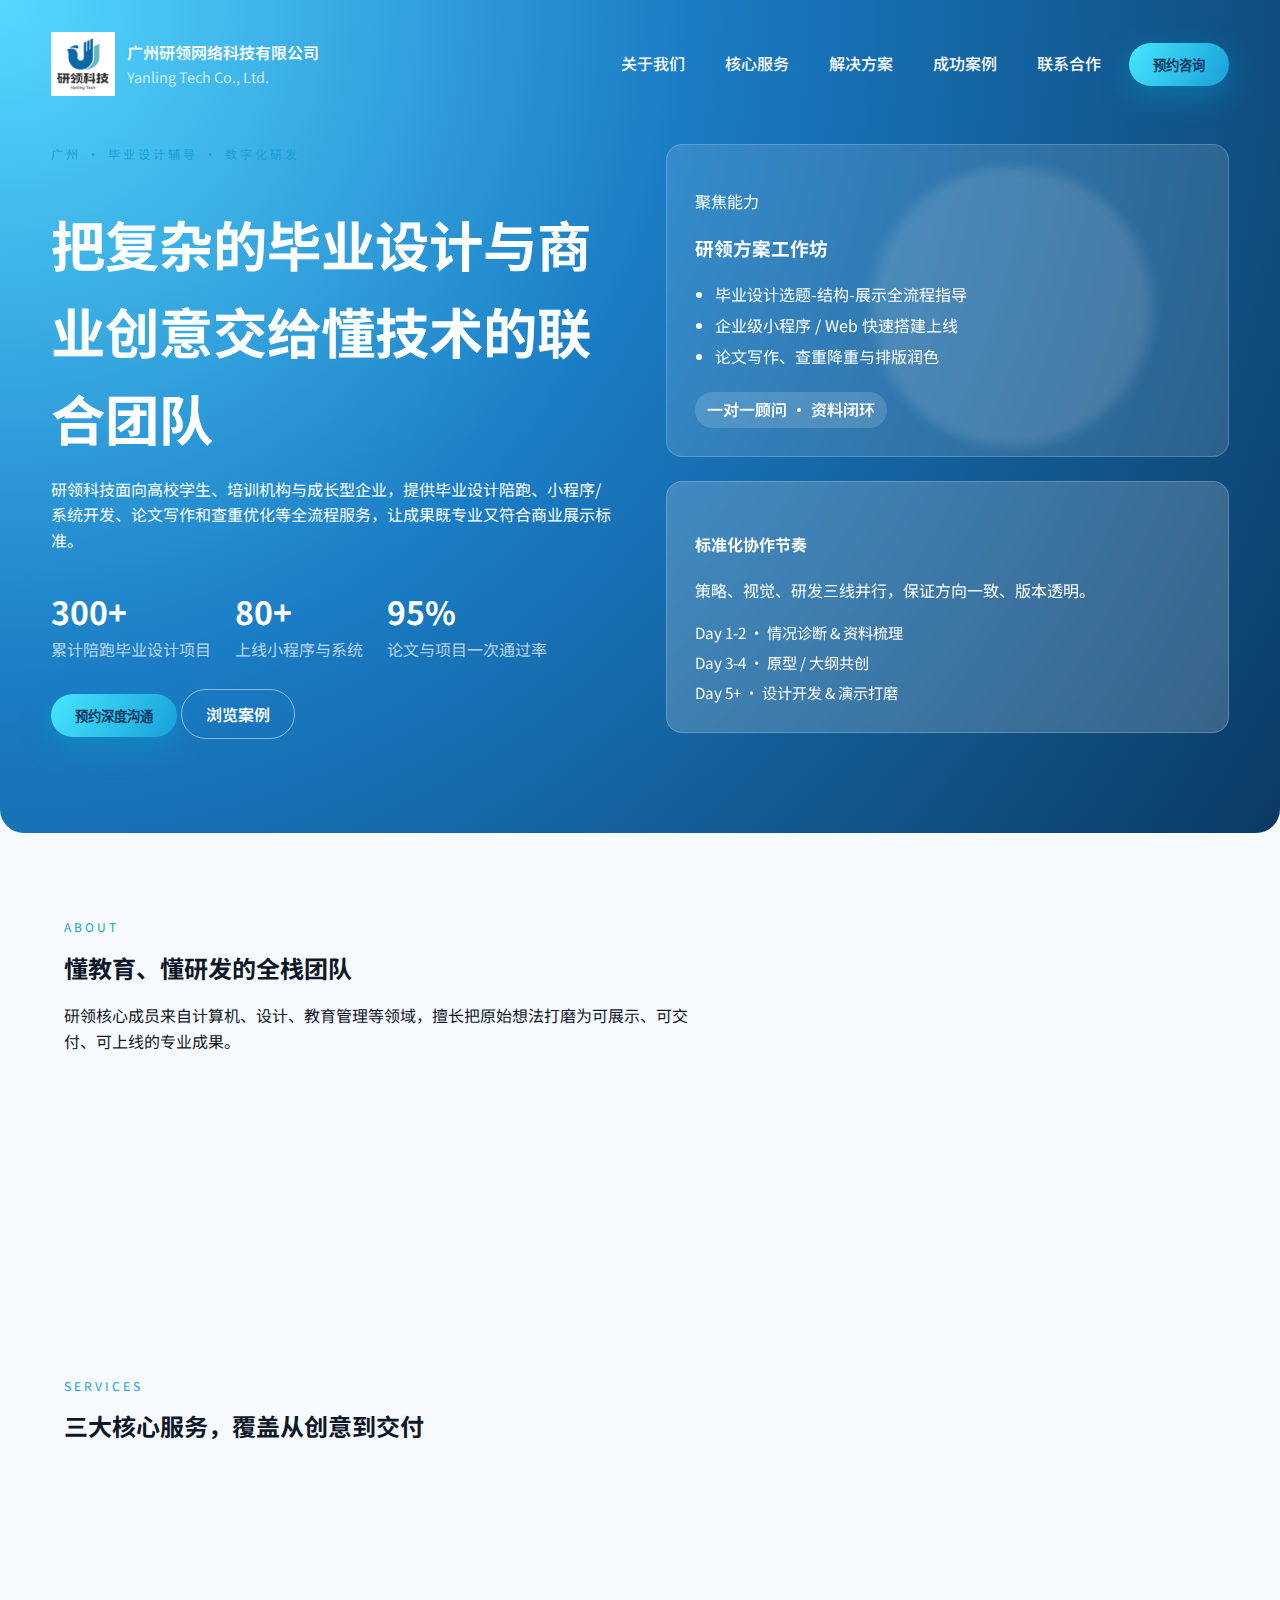
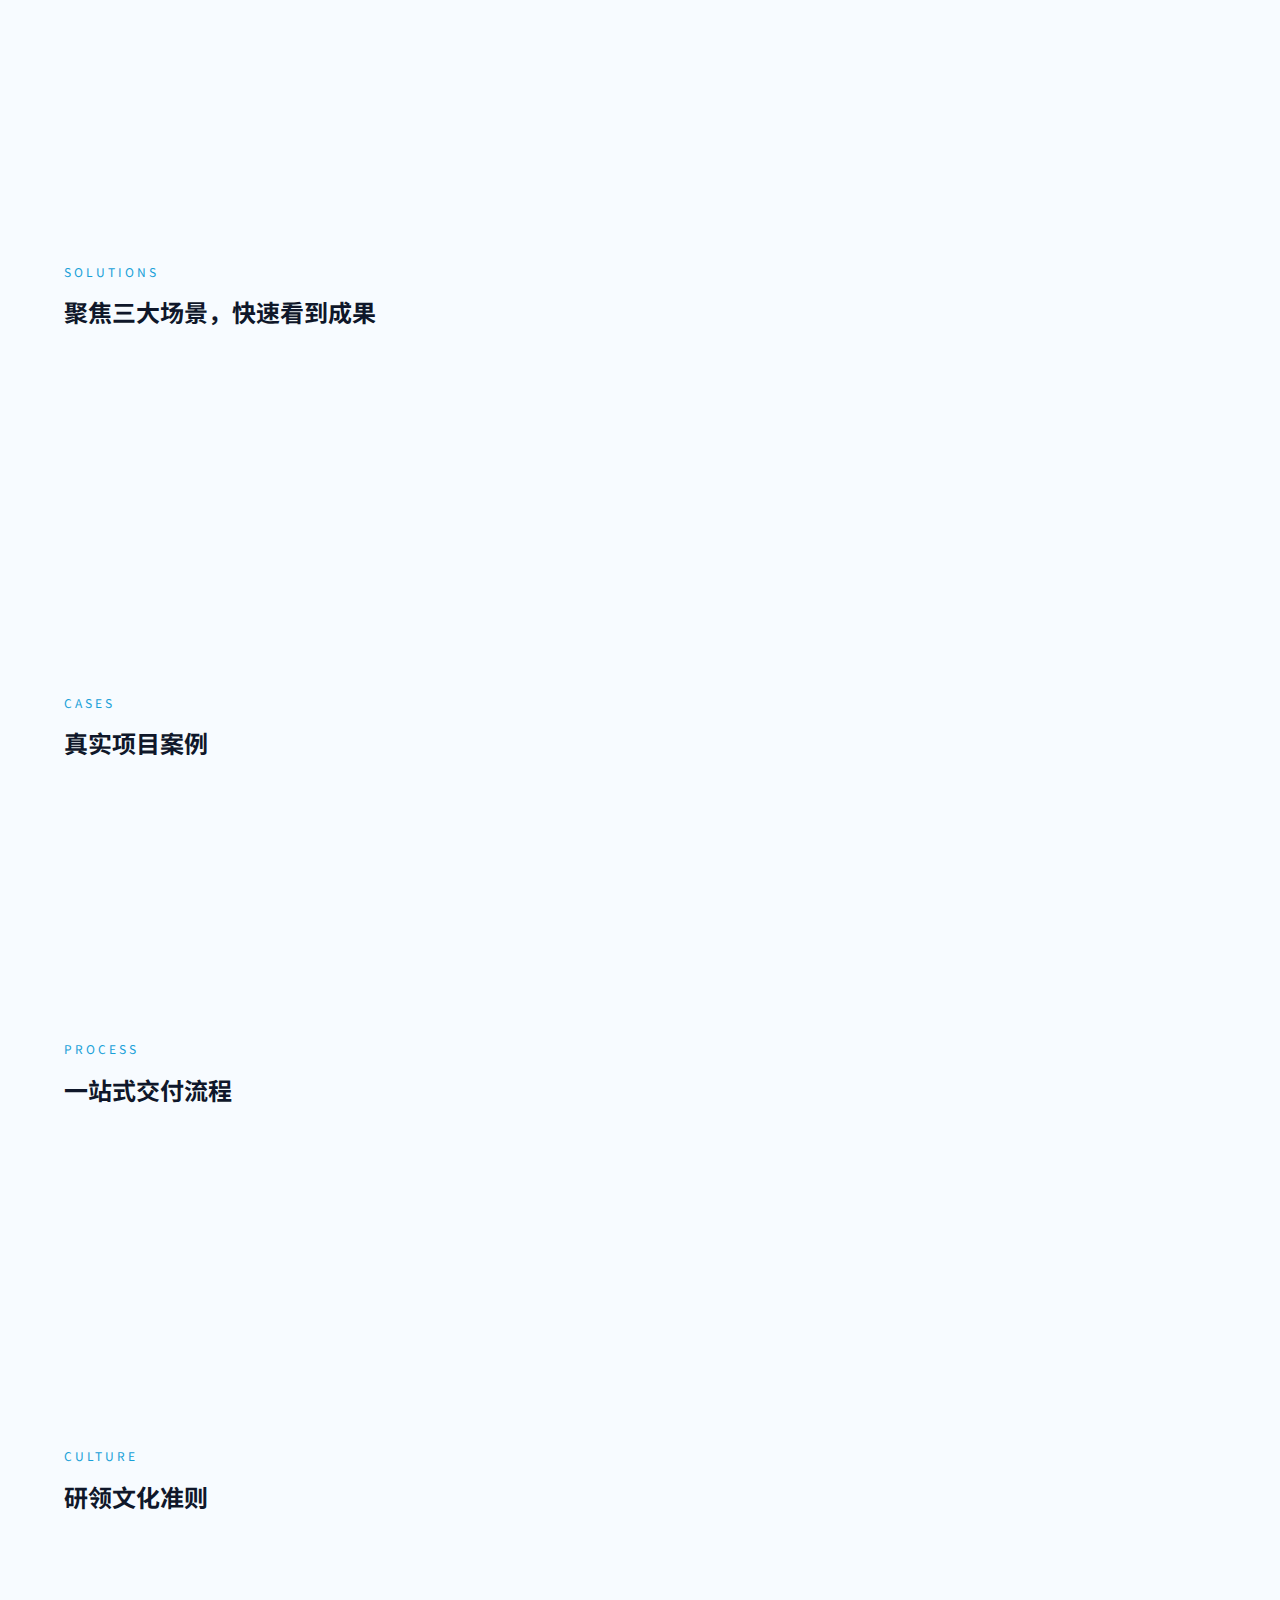
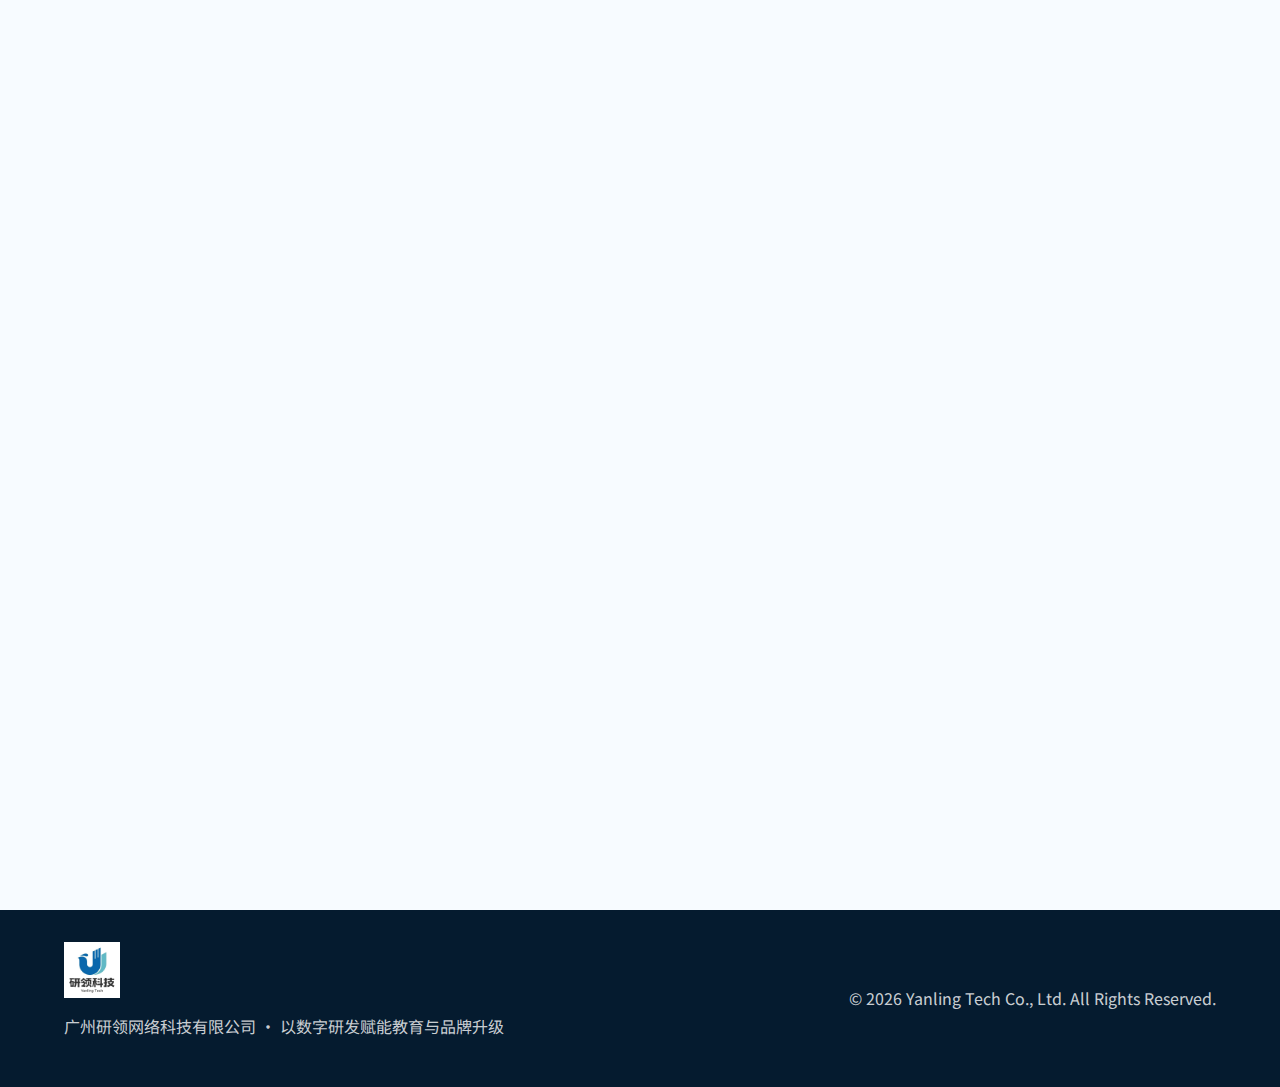
<file: index.html>
﻿<!DOCTYPE html>
<html lang="zh-CN">
<head>
  <meta charset="UTF-8" />
  <meta name="viewport" content="width=device-width, initial-scale=1.0" />
  <meta name="description" content="广州研领网络科技有限公司——提供毕业设计辅导、小程序定制、论文写作与数字研发等一站式技术服务。" />
  <title>广州研领网络科技有限公司 | Yanling Tech</title>
  <link rel="preconnect" href="https://fonts.googleapis.com" />
  <link rel="preconnect" href="https://fonts.gstatic.com" crossorigin />
  <link href="https://fonts.googleapis.com/css2?family=Noto+Sans+SC:wght@400;500;600;700&display=swap" rel="stylesheet" />
  <link rel="stylesheet" href="styles.css" />
</head>
<body>
  <header class="hero" id="home">
    <nav class="navbar">
      <div class="brand">
        <img src="assets/logo.png" alt="研领科技标志" />
        <div>
          <p class="brand-cn">广州研领网络科技有限公司</p>
          <p class="brand-en">Yanling Tech Co., Ltd.</p>
        </div>
      </div>
      <div class="nav-controls" id="navDrawer">
        <div class="nav-links">
          <a href="#about">关于我们</a>
          <a href="#services">核心服务</a>
          <a href="#solutions">解决方案</a>
          <a href="#cases">成功案例</a>
          <a href="#contact">联系合作</a>
        </div>
        <button class="primary" data-open-contact>预约咨询</button>
      </div>
      <button class="menu-toggle" id="menuToggle" aria-label="展开导航" aria-expanded="false" aria-controls="navDrawer">
        <span></span>
        <span></span>
        <span></span>
      </button>
    </nav>
    <div class="hero-body">
      <div class="hero-copy">
        <p class="eyebrow">广州 · 毕业设计辅导 · 数字化研发</p>
        <h1>把复杂的毕业设计与商业创意交给懂技术的联合团队</h1>
        <p>研领科技面向高校学生、培训机构与成长型企业，提供毕业设计陪跑、小程序/系统开发、论文写作和查重优化等全流程服务，让成果既专业又符合商业展示标准。</p>
        <div class="stats">
          <div>
            <strong>300+</strong>
            <span>累计陪跑毕业设计项目</span>
          </div>
          <div>
            <strong>80+</strong>
            <span>上线小程序与系统</span>
          </div>
          <div>
            <strong>95%</strong>
            <span>论文与项目一次通过率</span>
          </div>
        </div>
        <div class="hero-cta">
          <button class="primary" data-open-contact>预约深度沟通</button>
          <a class="ghost" href="#cases">浏览案例</a>
        </div>
      </div>
      <div class="hero-panel">
        <div class="panel-card">
          <p>聚焦能力</p>
          <h3>研领方案工作坊</h3>
          <ul>
            <li>毕业设计选题-结构-展示全流程指导</li>
            <li>企业级小程序 / Web 快速搭建上线</li>
            <li>论文写作、查重降重与排版润色</li>
          </ul>
          <div class="badge">一对一顾问 · 资料闭环</div>
        </div>
        <div class="panel-card secondary">
          <h4>标准化协作节奏</h4>
          <p>策略、视觉、研发三线并行，保证方向一致、版本透明。</p>
          <div class="timeline">
            <span>Day 1-2 · 情况诊断 & 资料梳理</span>
            <span>Day 3-4 · 原型 / 大纲共创</span>
            <span>Day 5+ · 设计开发 & 演示打磨</span>
          </div>
        </div>
      </div>
    </div>
  </header>

  <main>
    <section class="section about" id="about">
      <div class="section-title">
        <p class="eyebrow">ABOUT</p>
        <h2>懂教育、懂研发的全栈团队</h2>
        <p>研领核心成员来自计算机、设计、教育管理等领域，擅长把原始想法打磨为可展示、可交付、可上线的专业成果。</p>
      </div>
      <div class="about-grid">
        <article>
          <h3>复合背景</h3>
          <p>既熟悉高校毕设评审逻辑，也了解企业数字化诉求，能把学术语言翻译成业务价值。</p>
        </article>
        <article>
          <h3>多维能力</h3>
          <p>品牌策略、体验设计、前后端开发、智能辅助写作、数据可视化等能力均在团队内部闭环完成。</p>
        </article>
        <article>
          <h3>交付方法论</h3>
          <p>采用阶段性里程碑 + 在线白板协作，所有修改点与进度可追踪，保障时效。</p>
        </article>
      </div>
    </section>

    <section class="section services" id="services">
      <div class="section-title">
        <p class="eyebrow">SERVICES</p>
        <h2>三大核心服务，覆盖从创意到交付</h2>
      </div>
      <div class="service-grid">
        <article>
          <h3>毕业设计陪跑实验室</h3>
          <p>从选题、框架、技术路线到答辩材料，全程配备项目顾问与设计研发双导师，确保成果逻辑严谨、呈现专业。</p>
          <ul>
            <li>选题评估与创新点挖掘</li>
            <li>UI/交互、三维模型、演示视频制作</li>
            <li>现场答辩演练与指导</li>
          </ul>
        </article>
        <article>
          <h3>小程序 / 系统定制</h3>
          <p>基于微信、钉钉、H5 多端，快速搭建展示官网、报名管理、教学工具或企业内部系统，支持持续迭代。</p>
          <ul>
            <li>可视化后台 + 数据看板</li>
            <li>与现有 CRM / ERP 对接</li>
            <li>支持公有云或私有化部署</li>
          </ul>
        </article>
        <article>
          <h3>论文写作与学术支持</h3>
          <p>提供结构梳理、文献检索、数据分析、写作润色与查重优化服务，配套参考文档与排版模板。</p>
          <ul>
            <li>中英文写作与翻译润色</li>
            <li>原创度提升与查重报告</li>
            <li>期刊投稿建议与排期</li>
          </ul>
        </article>
      </div>
    </section>

    <section class="section solutions" id="solutions">
      <div class="section-title">
        <p class="eyebrow">SOLUTIONS</p>
        <h2>聚焦三大场景，快速看到成果</h2>
      </div>
      <div class="solution-list">
        <article>
          <span>01</span>
          <h3>高校与在职学员</h3>
          <p>围绕毕设/课题/竞赛，建立项目计划、技术路线与成果展示，确保符合院校要求并兼顾职场应用。</p>
        </article>
        <article>
          <span>02</span>
          <h3>教育机构与培训品牌</h3>
          <p>打造招生展示站、学习服务小程序、内容管理系统，打通线索收集与教学交付。</p>
        </article>
        <article>
          <span>03</span>
          <h3>中小企业数字化</h3>
          <p>根据业务流程定制工具，如项目管理、内部知识库、活动报名，帮助品牌快速上线营销阵地。</p>
        </article>
      </div>
    </section>

    <section class="section cases" id="cases">
      <div class="section-title">
        <p class="eyebrow">CASES</p>
        <h2>真实项目案例</h2>
      </div>
      <div class="case-cards">
        <article>
          <h3>华南理工设计学院 · 毕设提升</h3>
          <p>协助学生重构 UI 系统、完善交互文档并制作演示动画，最终以 A 级成绩通过答辩。</p>
          <div class="tag">毕业设计</div>
        </article>
        <article>
          <h3>粤创科技 · 小程序矩阵</h3>
          <p>一站式交付展示官网与报名小程序，整合 CRM 与短信通知，线索响应时间缩短 60%。</p>
          <div class="tag">小程序开发</div>
        </article>
        <article>
          <h3>在职研究生 · 学术辅导</h3>
          <p>提供研究方案、文献综述、数据建模及查重优化，论文一次性通过学院盲审。</p>
          <div class="tag">论文支持</div>
        </article>
      </div>
    </section>

    <section class="section process" id="process">
      <div class="section-title">
        <p class="eyebrow">PROCESS</p>
        <h2>一站式交付流程</h2>
      </div>
      <div class="process-flow">
        <div>
          <span>01</span>
          <h4>需求诊断</h4>
          <p>梳理目标、课程要求与技术栈，输出《项目策略简报》。</p>
        </div>
        <div>
          <span>02</span>
          <h4>蓝图共创</h4>
          <p>与客户共同确定大纲、原型或论文结构，锁定风格。</p>
        </div>
        <div>
          <span>03</span>
          <h4>设计研发</h4>
          <p>设计、研发、写作并行迭代，每次提交均附带文档与演示。</p>
        </div>
        <div>
          <span>04</span>
          <h4>交付陪跑</h4>
          <p>辅导答辩/演示，提供运维和查重复检，必要时远程连线支持。</p>
        </div>
      </div>
    </section>

    <section class="section culture" id="culture">
      <div class="section-title">
        <p class="eyebrow">CULTURE</p>
        <h2>研领文化准则</h2>
      </div>
      <div class="culture-grid">
        <article>
          <h3>以终为始</h3>
          <p>所有方案均以院校或客户评价标准为最终验收目标。</p>
        </article>
        <article>
          <h3>共创透明</h3>
          <p>需求、排期、迭代全程在线共享，保证信息同步。</p>
        </article>
        <article>
          <h3>体验优先</h3>
          <p>从内容到代码再到视觉呈现，确保体验高级、可信赖。</p>
        </article>
      </div>
    </section>

    <section class="section contact" id="contact">
      <div class="contact-card">
        <div>
          <p class="eyebrow">CONTACT</p>
          <h2>预约一次 30 分钟策略会</h2>
          <p>告诉我们目前的毕业设计或项目痛点，研领团队会给出初步方案与时间表。</p>
          <ul>
            <li>电子邮箱：hi@yanlingtech.top</li>
            <li>联系电话：020-8250 2210</li>
            <li>公司地址：广州市天河区天盈创意园</li>
          </ul>
        </div>
        <form id="contactForm">
          <label>
            姓名
            <input type="text" name="name" required placeholder="请输入姓名" />
          </label>
          <label>
            公司 / 机构
            <input type="text" name="company" placeholder="用于了解行业背景" />
          </label>
          <label>
            联系方式
            <input type="tel" name="phone" required placeholder="手机或微信" />
          </label>
          <label>
            需求简述
            <textarea name="message" rows="3" placeholder="例如：智能方向毕设 + 小程序展示" required></textarea>
          </label>
          <button type="submit" class="primary">提交需求</button>
        </form>
      </div>
    </section>
  </main>

  <footer class="footer">
    <div>
      <img src="assets/logo.png" alt="研领科技标志" />
      <p>广州研领网络科技有限公司 · 以数字研发赋能教育与品牌升级</p>
    </div>
    <p>© <span id="year"></span> Yanling Tech Co., Ltd. All Rights Reserved.</p>
  </footer>

  <div class="contact-popover" id="contactPopover" hidden>
    <div>
      <p class="eyebrow">快速联系</p>
      <strong>研领项目顾问 · 梁老师</strong>
      <p>电话：136-0000-5208</p>
      <p>微信：添加并备注“毕设/小程序”</p>
    </div>
    <button class="ghost" data-close-contact>关闭</button>
  </div>

  <button class="back-to-top" id="backToTop" aria-label="返回顶部">↑</button>

  <script src="script.js"></script>
</body>
</html>
</file>
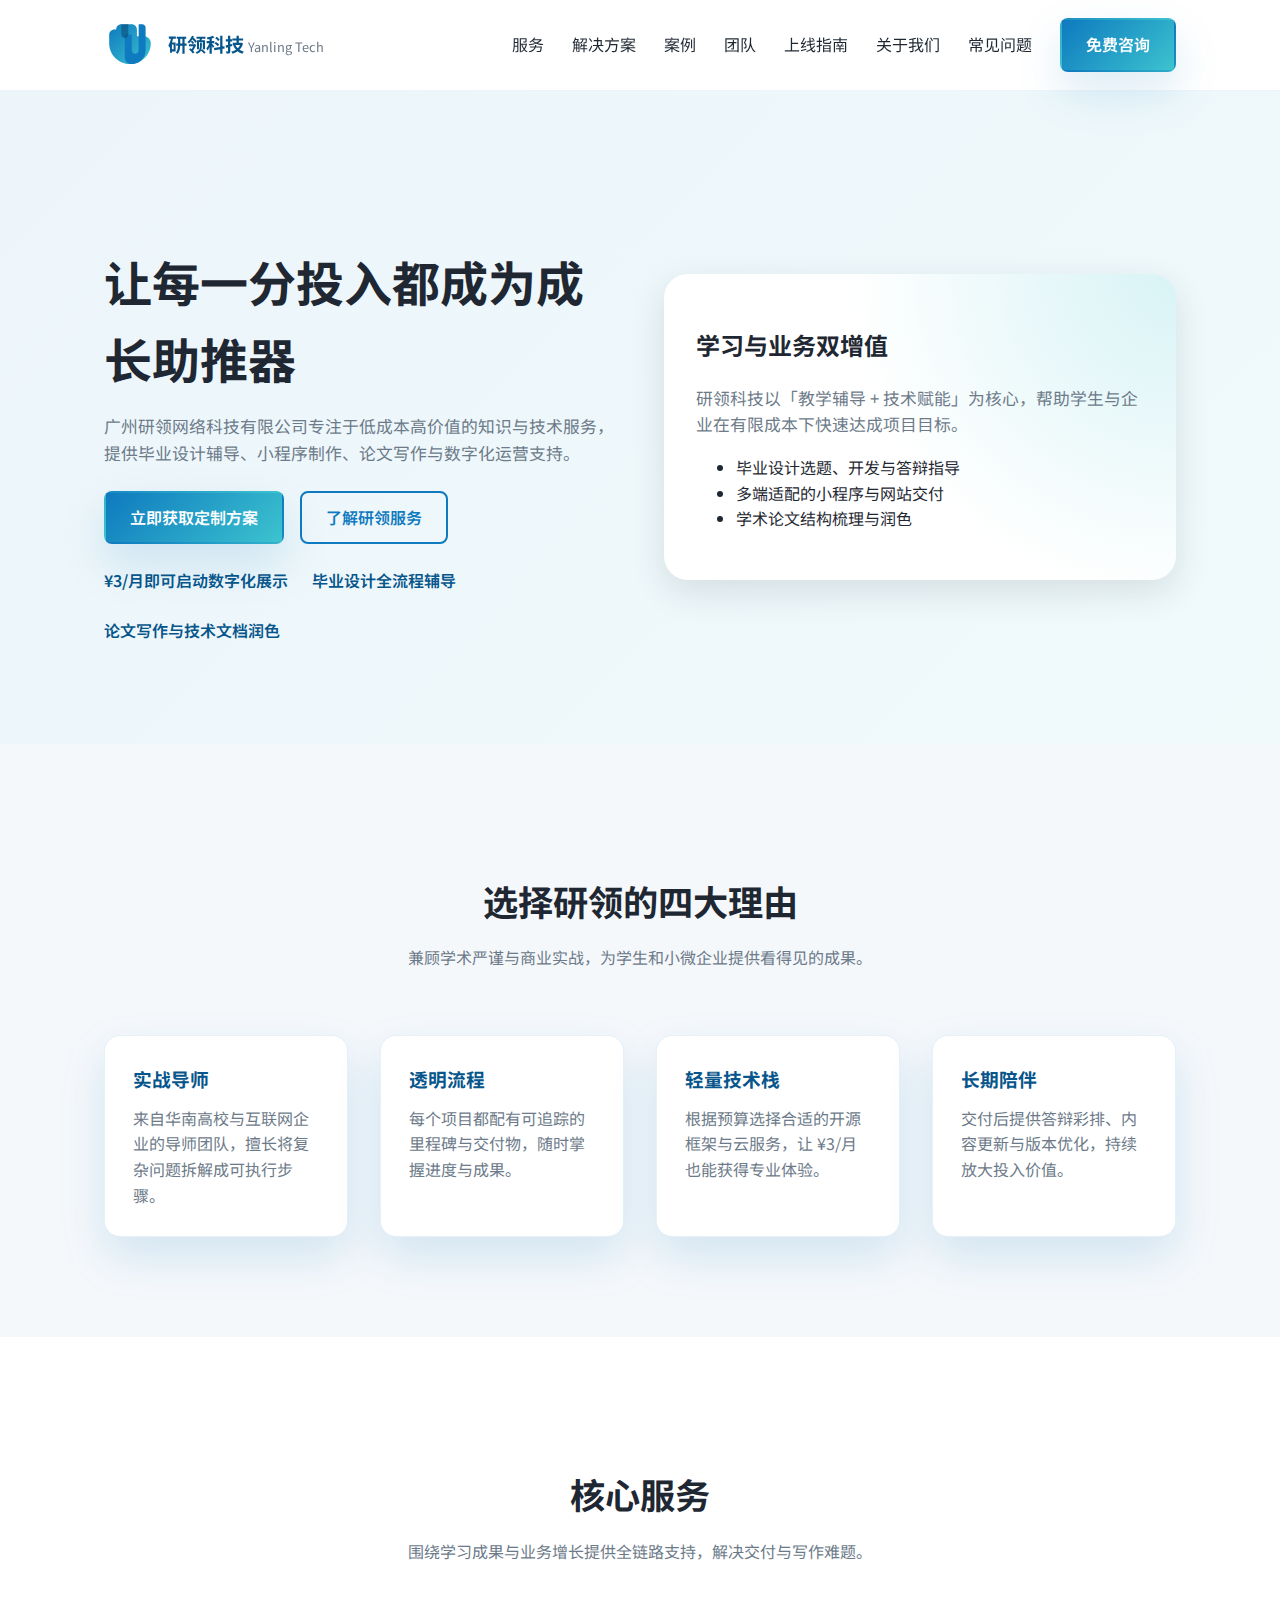
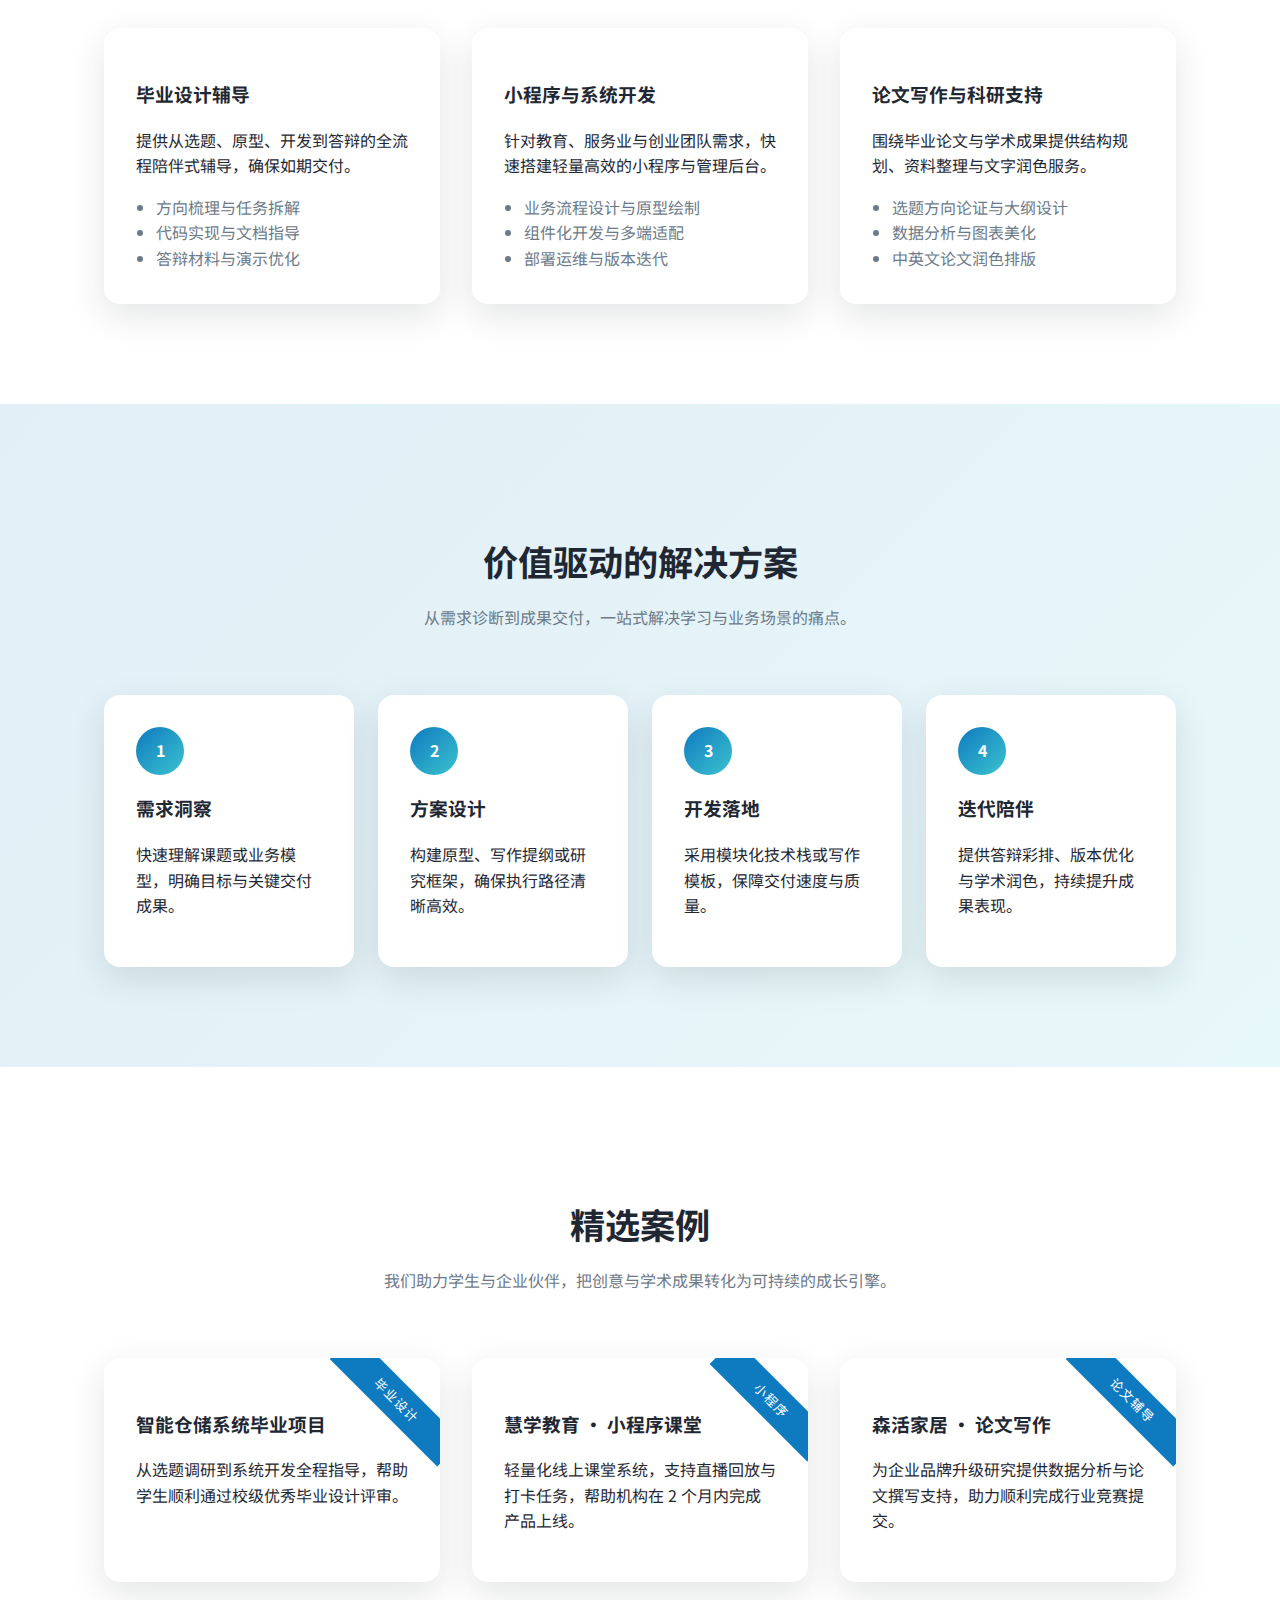
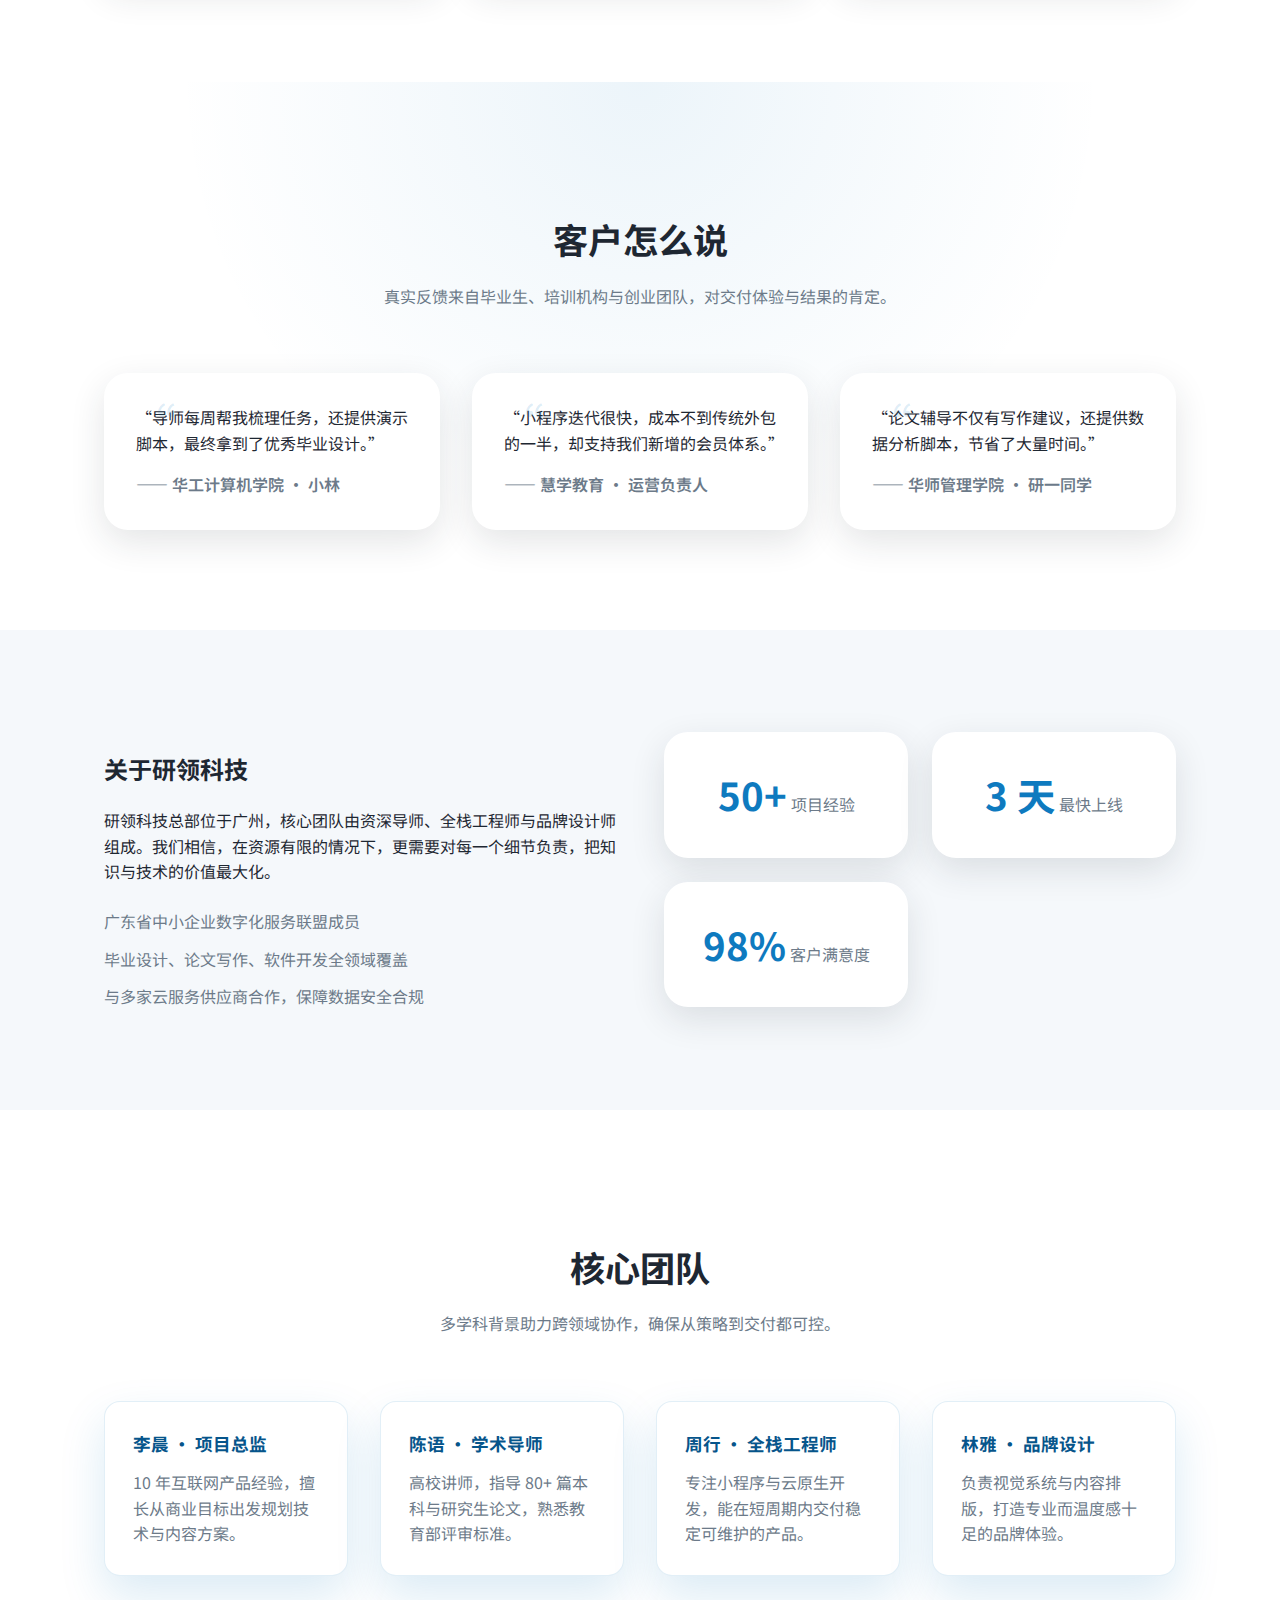
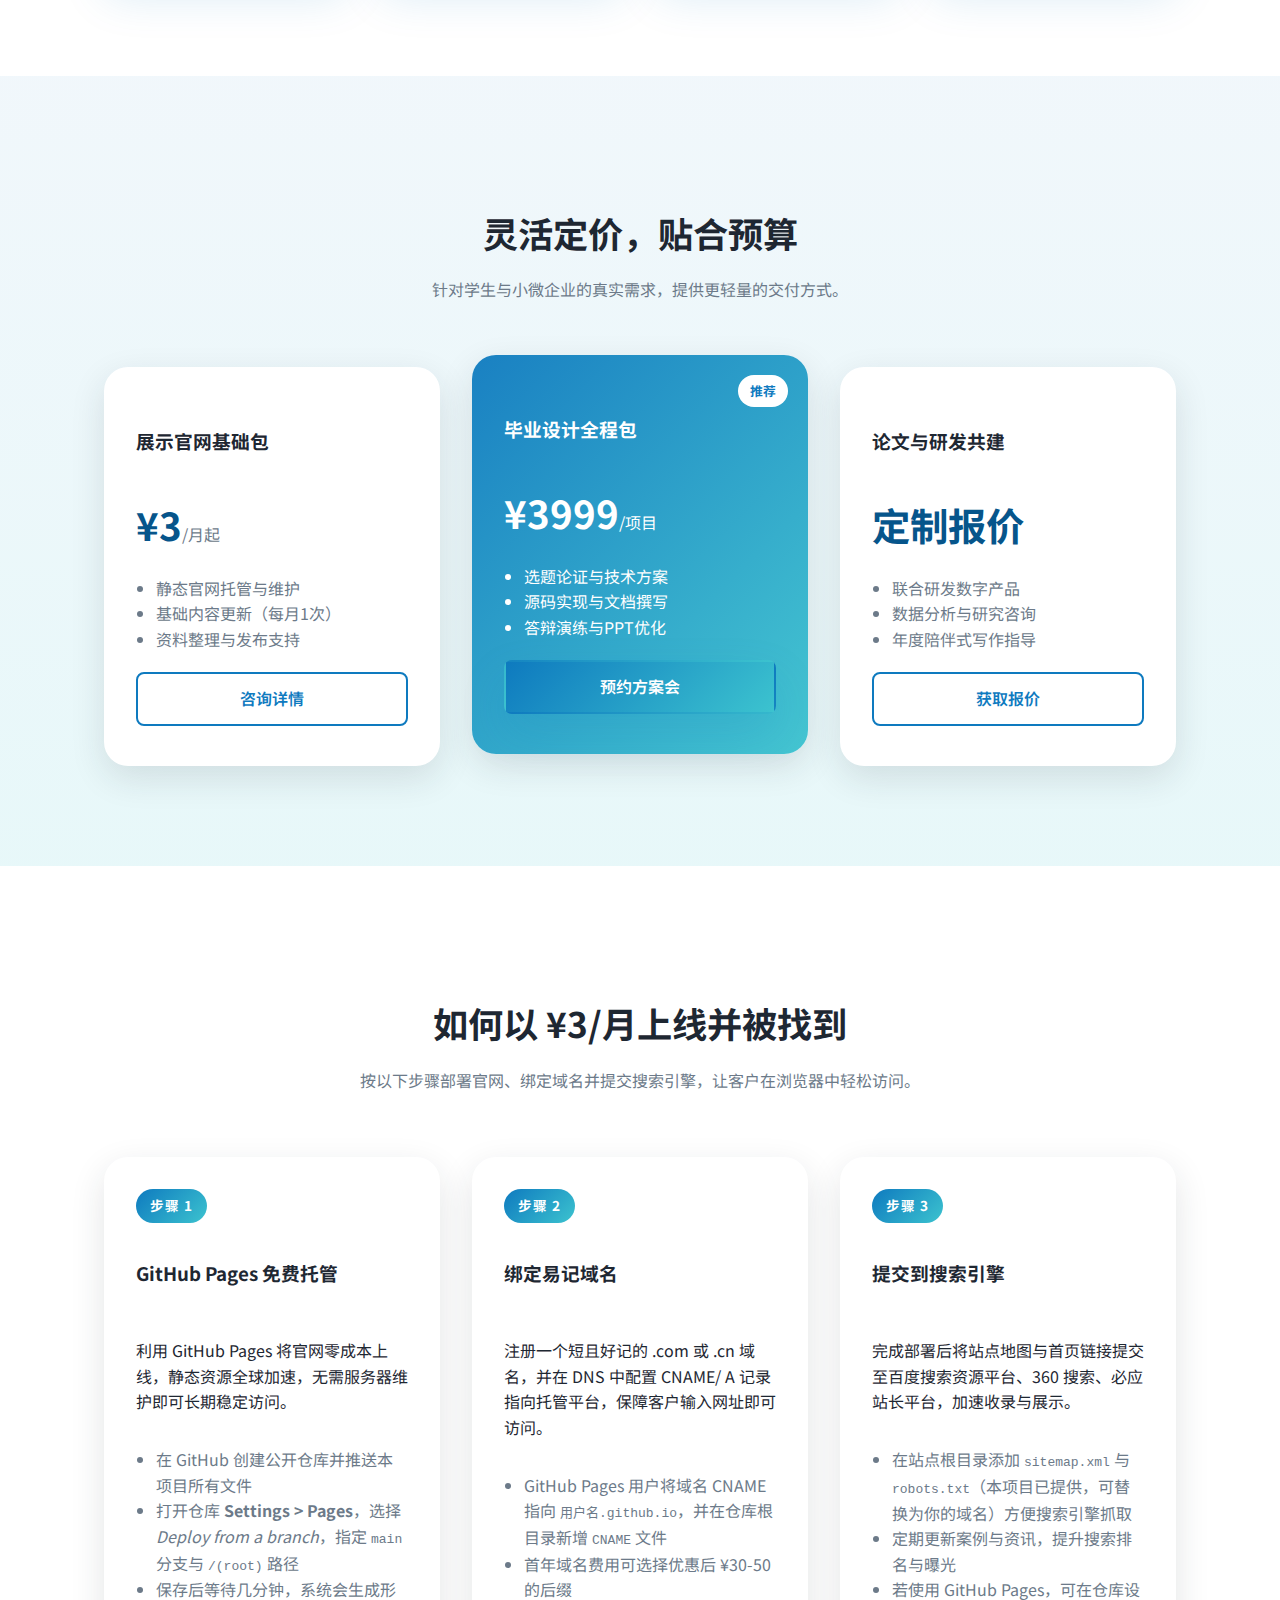
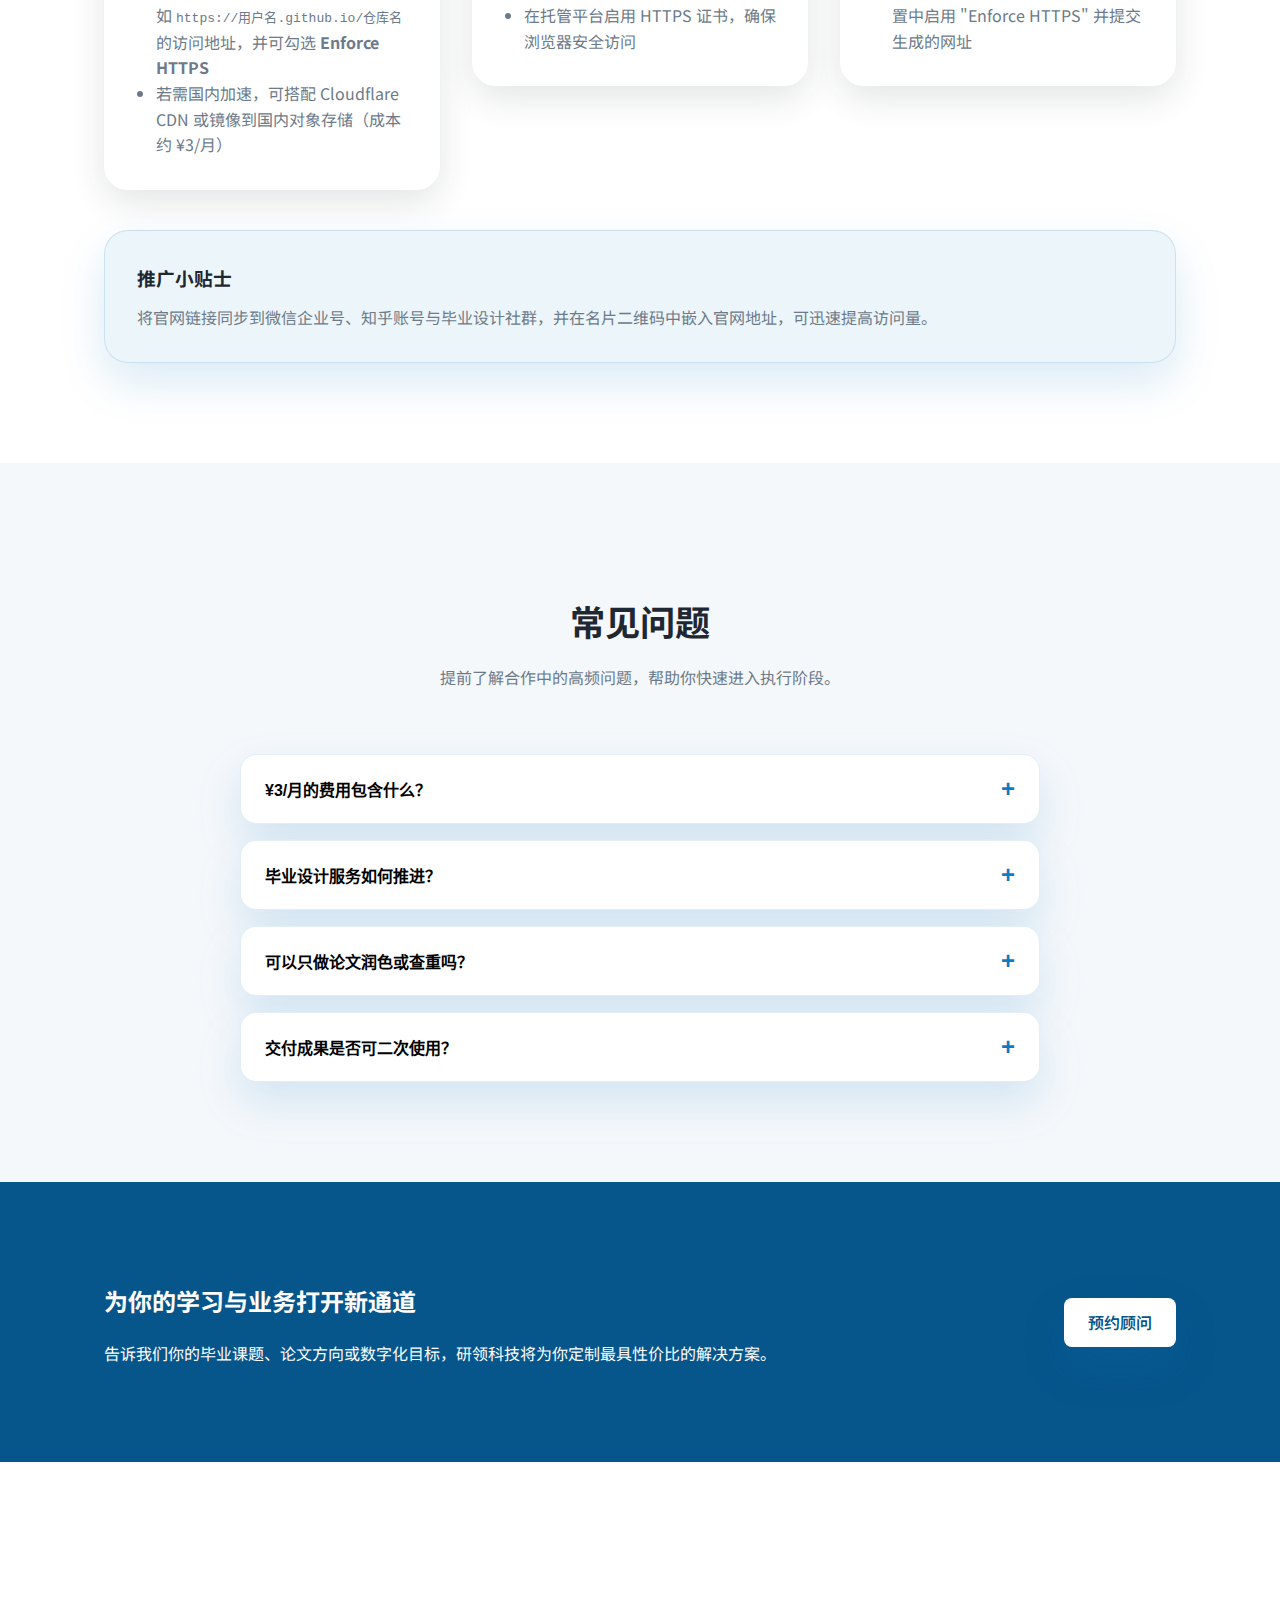
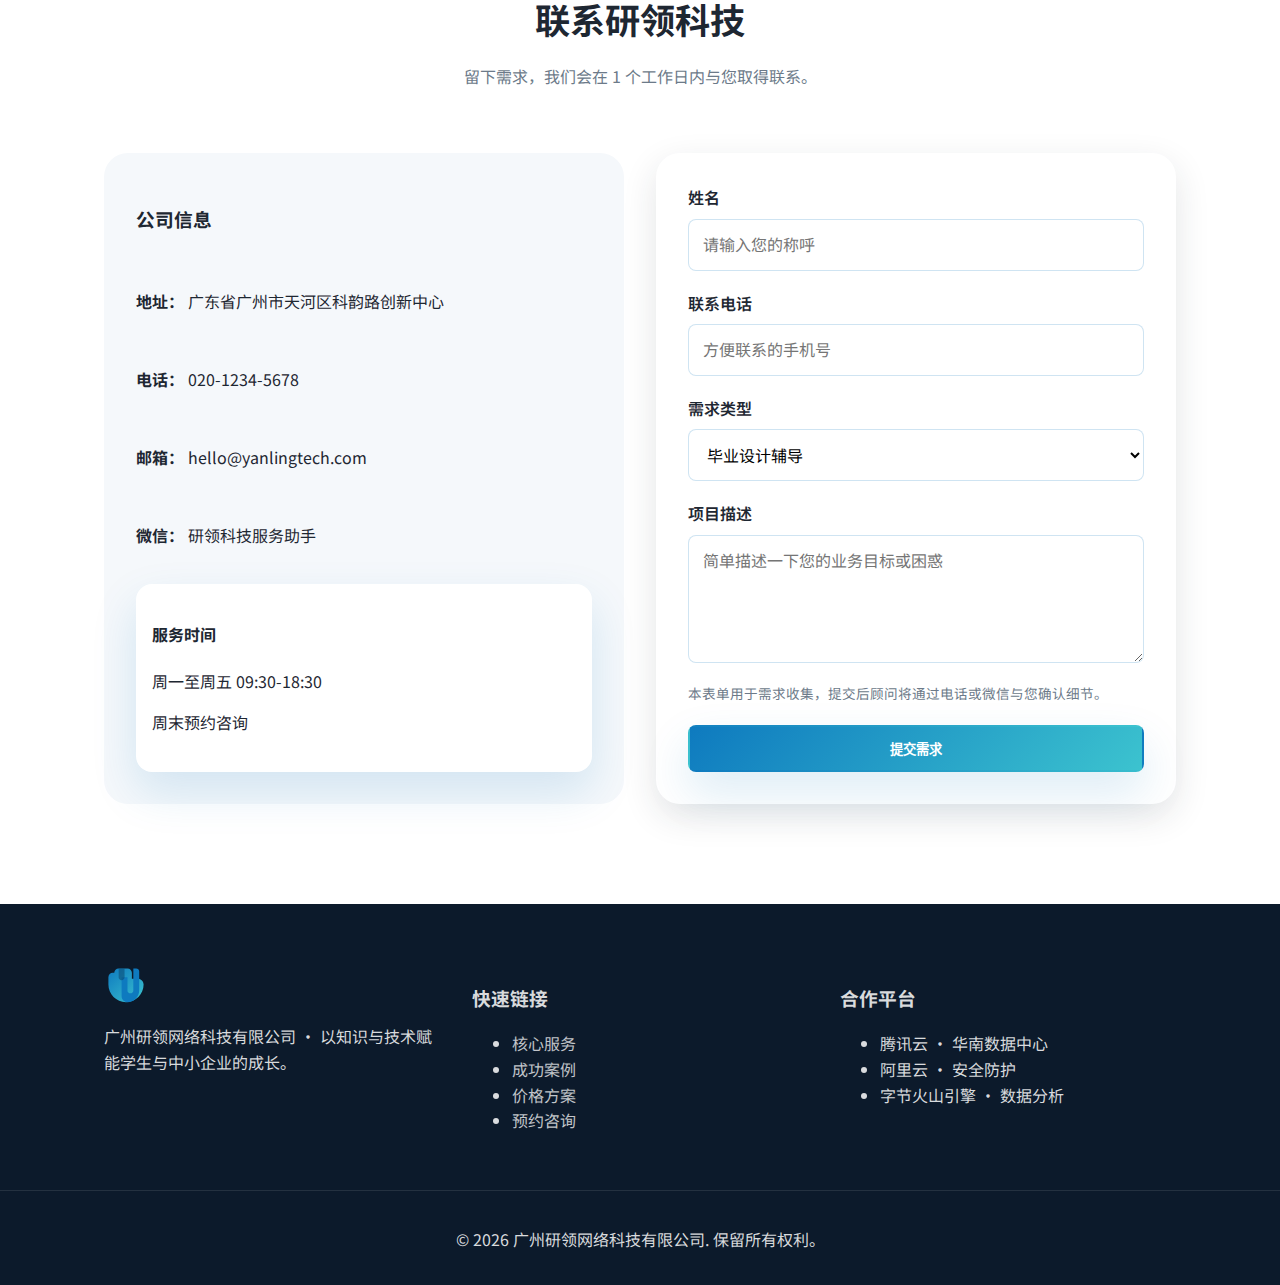
<file: docs/index.html>
<!DOCTYPE html>
<html lang="zh-CN">
<head>
  <meta charset="UTF-8">
  <meta name="viewport" content="width=device-width, initial-scale=1.0">
  <meta name="description" content="广州研领网络科技有限公司 - 提供毕业设计辅导、小程序制作、论文写作与数字化咨询的综合服务。">
  <meta name="keywords" content="广州研领网络科技有限公司, 毕业设计辅导, 小程序制作, 论文写作, 数字化咨询">
  <meta property="og:title" content="广州研领网络科技有限公司">
  <meta property="og:description" content="毕业设计辅导 · 小程序制作 · 论文写作，¥3/月即可拥有专属官网。">
  <meta property="og:type" content="website">
  <meta property="og:url" content="https://www.yanlingtech.top/">
  <meta property="og:image" content="https://www.yanlingtech.top/assets/images/logo.svg">
  <title>广州研领网络科技有限公司 | Yanling Tech</title>
  <link rel="preconnect" href="https://fonts.googleapis.com">
  <link rel="preconnect" href="https://fonts.gstatic.com" crossorigin>
  <link href="https://fonts.googleapis.com/css2?family=Noto+Sans+SC:wght@300;400;500;700&display=swap" rel="stylesheet">
  <link rel="sitemap" type="application/xml" title="Sitemap" href="sitemap.xml">
  <link rel="stylesheet" href="assets/css/style.css">
</head>
<body>
  <header class="site-header" id="top">
    <div class="container">
      <a class="brand" href="#top" aria-label="研领科技首页">
        <img src="assets/images/logo.svg" alt="研领科技 Logo" class="brand__logo">
        <div class="brand__text">
          <span class="brand__name">研领科技</span>
          <span class="brand__tagline">Yanling Tech</span>
        </div>
      </a>
      <nav class="nav" aria-label="主导航">
        <button class="nav__toggle" aria-expanded="false" aria-controls="primary-menu">
          <span class="nav__toggle-line"></span>
          <span class="nav__toggle-line"></span>
          <span class="nav__toggle-line"></span>
        </button>
        <ul class="nav__list" id="primary-menu">
          <li><a href="#services">服务</a></li>
          <li><a href="#solutions">解决方案</a></li>
          <li><a href="#cases">案例</a></li>
          <li><a href="#team">团队</a></li>
          <li><a href="#launch">上线指南</a></li>
          <li><a href="#about">关于我们</a></li>
          <li><a href="#faq">常见问题</a></li>
          <li><a href="#contact" class="btn btn--primary">免费咨询</a></li>
        </ul>
      </nav>
    </div>
  </header>

  <main>
    <section class="hero">
      <div class="container hero__content">
        <div class="hero__text">
          <h1>让每一分投入都成为成长助推器</h1>
          <p>广州研领网络科技有限公司专注于低成本高价值的知识与技术服务，提供毕业设计辅导、小程序制作、论文写作与数字化运营支持。</p>
          <div class="hero__actions">
            <a class="btn btn--primary" href="#contact">立即获取定制方案</a>
            <a class="btn btn--outline" href="#services">了解研领服务</a>
          </div>
          <ul class="hero__highlights">
            <li>¥3/月即可启动数字化展示</li>
            <li>毕业设计全流程辅导</li>
            <li>论文写作与技术文档润色</li>
          </ul>
        </div>
        <div class="hero__card" role="presentation">
          <div class="hero__card-inner">
            <h2>学习与业务双增值</h2>
            <p>研领科技以「教学辅导 + 技术赋能」为核心，帮助学生与企业在有限成本下快速达成项目目标。</p>
            <ul>
              <li>毕业设计选题、开发与答辩指导</li>
              <li>多端适配的小程序与网站交付</li>
              <li>学术论文结构梳理与润色</li>
            </ul>
          </div>
        </div>
      </div>
    </section>

    <section class="section section--highlights" id="highlights">
      <div class="container">
        <div class="section__header">
          <h2>选择研领的四大理由</h2>
          <p>兼顾学术严谨与商业实战，为学生和小微企业提供看得见的成果。</p>
        </div>
        <div class="grid grid--highlights">
          <article class="highlight">
            <h3>实战导师</h3>
            <p>来自华南高校与互联网企业的导师团队，擅长将复杂问题拆解成可执行步骤。</p>
          </article>
          <article class="highlight">
            <h3>透明流程</h3>
            <p>每个项目都配有可追踪的里程碑与交付物，随时掌握进度与成果。</p>
          </article>
          <article class="highlight">
            <h3>轻量技术栈</h3>
            <p>根据预算选择合适的开源框架与云服务，让 ¥3/月 也能获得专业体验。</p>
          </article>
          <article class="highlight">
            <h3>长期陪伴</h3>
            <p>交付后提供答辩彩排、内容更新与版本优化，持续放大投入价值。</p>
          </article>
        </div>
      </div>
    </section>

    <section class="section" id="services">
      <div class="container">
        <div class="section__header">
          <h2>核心服务</h2>
          <p>围绕学习成果与业务增长提供全链路支持，解决交付与写作难题。</p>
        </div>
        <div class="grid grid--services">
          <article class="card">
            <h3>毕业设计辅导</h3>
            <p>提供从选题、原型、开发到答辩的全流程陪伴式辅导，确保如期交付。</p>
            <ul>
              <li>方向梳理与任务拆解</li>
              <li>代码实现与文档指导</li>
              <li>答辩材料与演示优化</li>
            </ul>
          </article>
          <article class="card">
            <h3>小程序与系统开发</h3>
            <p>针对教育、服务业与创业团队需求，快速搭建轻量高效的小程序与管理后台。</p>
            <ul>
              <li>业务流程设计与原型绘制</li>
              <li>组件化开发与多端适配</li>
              <li>部署运维与版本迭代</li>
            </ul>
          </article>
          <article class="card">
            <h3>论文写作与科研支持</h3>
            <p>围绕毕业论文与学术成果提供结构规划、资料整理与文字润色服务。</p>
            <ul>
              <li>选题方向论证与大纲设计</li>
              <li>数据分析与图表美化</li>
              <li>中英文论文润色排版</li>
            </ul>
          </article>
        </div>
      </div>
    </section>

    <section class="section section--accent" id="solutions">
      <div class="container">
        <div class="section__header">
          <h2>价值驱动的解决方案</h2>
          <p>从需求诊断到成果交付，一站式解决学习与业务场景的痛点。</p>
        </div>
        <div class="timeline">
          <div class="timeline__item">
            <div class="timeline__icon">1</div>
            <div>
              <h3>需求洞察</h3>
              <p>快速理解课题或业务模型，明确目标与关键交付成果。</p>
            </div>
          </div>
          <div class="timeline__item">
            <div class="timeline__icon">2</div>
            <div>
              <h3>方案设计</h3>
              <p>构建原型、写作提纲或研究框架，确保执行路径清晰高效。</p>
            </div>
          </div>
          <div class="timeline__item">
            <div class="timeline__icon">3</div>
            <div>
              <h3>开发落地</h3>
              <p>采用模块化技术栈或写作模板，保障交付速度与质量。</p>
            </div>
          </div>
          <div class="timeline__item">
            <div class="timeline__icon">4</div>
            <div>
              <h3>迭代陪伴</h3>
              <p>提供答辩彩排、版本优化与学术润色，持续提升成果表现。</p>
            </div>
          </div>
        </div>
      </div>
    </section>

    <section class="section" id="cases">
      <div class="container">
        <div class="section__header">
          <h2>精选案例</h2>
          <p>我们助力学生与企业伙伴，把创意与学术成果转化为可持续的成长引擎。</p>
        </div>
        <div class="grid grid--cases">
          <article class="case">
            <div class="case__badge">毕业设计</div>
            <h3>智能仓储系统毕业项目</h3>
            <p>从选题调研到系统开发全程指导，帮助学生顺利通过校级优秀毕业设计评审。</p>
          </article>
          <article class="case">
            <div class="case__badge">小程序</div>
            <h3>慧学教育 · 小程序课堂</h3>
            <p>轻量化线上课堂系统，支持直播回放与打卡任务，帮助机构在 2 个月内完成产品上线。</p>
          </article>
          <article class="case">
            <div class="case__badge">论文辅导</div>
            <h3>森活家居 · 论文写作</h3>
            <p>为企业品牌升级研究提供数据分析与论文撰写支持，助力顺利完成行业竞赛提交。</p>
          </article>
        </div>
      </div>
    </section>

    <section class="section section--testimonials" id="testimonials">
      <div class="container">
        <div class="section__header">
          <h2>客户怎么说</h2>
          <p>真实反馈来自毕业生、培训机构与创业团队，对交付体验与结果的肯定。</p>
        </div>
        <div class="grid grid--testimonials">
          <article class="testimonial">
            <p class="testimonial__quote">“导师每周帮我梳理任务，还提供演示脚本，最终拿到了优秀毕业设计。”</p>
            <p class="testimonial__author">—— 华工计算机学院 · 小林</p>
          </article>
          <article class="testimonial">
            <p class="testimonial__quote">“小程序迭代很快，成本不到传统外包的一半，却支持我们新增的会员体系。”</p>
            <p class="testimonial__author">—— 慧学教育 · 运营负责人</p>
          </article>
          <article class="testimonial">
            <p class="testimonial__quote">“论文辅导不仅有写作建议，还提供数据分析脚本，节省了大量时间。”</p>
            <p class="testimonial__author">—— 华师管理学院 · 研一同学</p>
          </article>
        </div>
      </div>
    </section>

    <section class="section section--split" id="about">
      <div class="container section--split__container">
        <div>
          <h2>关于研领科技</h2>
          <p>研领科技总部位于广州，核心团队由资深导师、全栈工程师与品牌设计师组成。我们相信，在资源有限的情况下，更需要对每一个细节负责，把知识与技术的价值最大化。</p>
          <ul class="list">
            <li>广东省中小企业数字化服务联盟成员</li>
            <li>毕业设计、论文写作、软件开发全领域覆盖</li>
            <li>与多家云服务供应商合作，保障数据安全合规</li>
          </ul>
        </div>
        <div class="about__metrics" aria-label="研领科技关键指标">
          <div class="metric">
            <span class="metric__number">50+</span>
            <span class="metric__label">项目经验</span>
          </div>
          <div class="metric">
            <span class="metric__number">3 天</span>
            <span class="metric__label">最快上线</span>
          </div>
          <div class="metric">
            <span class="metric__number">98%</span>
            <span class="metric__label">客户满意度</span>
          </div>
        </div>
      </div>
    </section>

    <section class="section" id="team">
      <div class="container">
        <div class="section__header">
          <h2>核心团队</h2>
          <p>多学科背景助力跨领域协作，确保从策略到交付都可控。</p>
        </div>
        <div class="grid grid--team">
          <article class="team-card">
            <h3>李晨 · 项目总监</h3>
            <p>10 年互联网产品经验，擅长从商业目标出发规划技术与内容方案。</p>
          </article>
          <article class="team-card">
            <h3>陈语 · 学术导师</h3>
            <p>高校讲师，指导 80+ 篇本科与研究生论文，熟悉教育部评审标准。</p>
          </article>
          <article class="team-card">
            <h3>周行 · 全栈工程师</h3>
            <p>专注小程序与云原生开发，能在短周期内交付稳定可维护的产品。</p>
          </article>
          <article class="team-card">
            <h3>林雅 · 品牌设计</h3>
            <p>负责视觉系统与内容排版，打造专业而温度感十足的品牌体验。</p>
          </article>
        </div>
      </div>
    </section>

    <section class="section section--pricing" id="pricing">
      <div class="container">
        <div class="section__header">
          <h2>灵活定价，贴合预算</h2>
          <p>针对学生与小微企业的真实需求，提供更轻量的交付方式。</p>
        </div>
        <div class="grid grid--pricing">
          <article class="pricing-card">
            <h3>展示官网基础包</h3>
            <p class="pricing-card__price">¥3<span>/月起</span></p>
            <ul>
              <li>静态官网托管与维护</li>
              <li>基础内容更新（每月1次）</li>
              <li>资料整理与发布支持</li>
            </ul>
            <a class="btn btn--outline" href="#contact">咨询详情</a>
          </article>
          <article class="pricing-card pricing-card--featured">
            <div class="pricing-card__badge">推荐</div>
            <h3>毕业设计全程包</h3>
            <p class="pricing-card__price">¥3999<span>/项目</span></p>
            <ul>
              <li>选题论证与技术方案</li>
              <li>源码实现与文档撰写</li>
              <li>答辩演练与PPT优化</li>
            </ul>
            <a class="btn btn--primary" href="#contact">预约方案会</a>
          </article>
          <article class="pricing-card">
            <h3>论文与研发共建</h3>
            <p class="pricing-card__price">定制报价</p>
            <ul>
              <li>联合研发数字产品</li>
              <li>数据分析与研究咨询</li>
              <li>年度陪伴式写作指导</li>
            </ul>
            <a class="btn btn--outline" href="#contact">获取报价</a>
          </article>
        </div>
      </div>
    </section>

    <section class="section" id="launch">
      <div class="container">
        <div class="section__header">
          <h2>如何以 ¥3/月上线并被找到</h2>
          <p>按以下步骤部署官网、绑定域名并提交搜索引擎，让客户在浏览器中轻松访问。</p>
        </div>
        <div class="grid grid--launch">
          <article class="guide-card">
            <div class="guide-card__badge">步骤 1</div>
            <h3>GitHub Pages 免费托管</h3>
            <p>利用 GitHub Pages 将官网零成本上线，静态资源全球加速，无需服务器维护即可长期稳定访问。</p>
            <ul>
              <li>在 GitHub 创建公开仓库并推送本项目所有文件</li>
              <li>打开仓库 <strong>Settings &gt; Pages</strong>，选择 <em>Deploy from a branch</em>，指定 <code>main</code> 分支与 <code>/(root)</code> 路径</li>
              <li>保存后等待几分钟，系统会生成形如 <code>https://用户名.github.io/仓库名</code> 的访问地址，并可勾选 <strong>Enforce HTTPS</strong></li>
              <li>若需国内加速，可搭配 Cloudflare CDN 或镜像到国内对象存储（成本约 ¥3/月）</li>
            </ul>
          </article>
          <article class="guide-card">
            <div class="guide-card__badge">步骤 2</div>
            <h3>绑定易记域名</h3>
            <p>注册一个短且好记的 .com 或 .cn 域名，并在 DNS 中配置 CNAME/ A 记录指向托管平台，保障客户输入网址即可访问。</p>
            <ul>
              <li>GitHub Pages 用户将域名 CNAME 指向 <code>用户名.github.io</code>，并在仓库根目录新增 <code>CNAME</code> 文件</li>
              <li>首年域名费用可选择优惠后 ¥30-50 的后缀</li>
              <li>在托管平台启用 HTTPS 证书，确保浏览器安全访问</li>
            </ul>
          </article>
          <article class="guide-card">
            <div class="guide-card__badge">步骤 3</div>
            <h3>提交到搜索引擎</h3>
            <p>完成部署后将站点地图与首页链接提交至百度搜索资源平台、360 搜索、必应站长平台，加速收录与展示。</p>
            <ul>
              <li>在站点根目录添加 <code>sitemap.xml</code> 与 <code>robots.txt</code>（本项目已提供，可替换为你的域名）方便搜索引擎抓取</li>
              <li>定期更新案例与资讯，提升搜索排名与曝光</li>
              <li>若使用 GitHub Pages，可在仓库设置中启用 "Enforce HTTPS" 并提交生成的网址</li>
            </ul>
          </article>
        </div>
        <aside class="launch-tips" aria-label="推广建议">
          <h3>推广小贴士</h3>
          <p>将官网链接同步到微信企业号、知乎账号与毕业设计社群，并在名片二维码中嵌入官网地址，可迅速提高访问量。</p>
        </aside>
      </div>
    </section>

    <section class="section section--faq" id="faq">
      <div class="container">
        <div class="section__header">
          <h2>常见问题</h2>
          <p>提前了解合作中的高频问题，帮助你快速进入执行阶段。</p>
        </div>
        <div class="faq">
          <article class="faq__item">
            <button aria-expanded="false">¥3/月的费用包含什么？</button>
            <div class="faq__content">
              <p>该预算用于静态官网的托管与基础内容更新，托管平台推荐 GitHub Pages + Cloudflare（如需国内加速）。若需交互开发，可按项目另行报价。</p>
            </div>
          </article>
          <article class="faq__item">
            <button aria-expanded="false">毕业设计服务如何推进？</button>
            <div class="faq__content">
              <p>签订服务后会建立共享任务表，包含选题、开发、文档与答辩四个阶段，每周至少一次远程沟通，保证进度可控。</p>
            </div>
          </article>
          <article class="faq__item">
            <button aria-expanded="false">可以只做论文润色或查重吗？</button>
            <div class="faq__content">
              <p>可以。我们提供论文结构梳理、引用格式校对、图表优化与 Turnitin 查重建议，可按章节或整篇收费。</p>
            </div>
          </article>
          <article class="faq__item">
            <button aria-expanded="false">交付成果是否可二次使用？</button>
            <div class="faq__content">
              <p>交付成果包括源码、设计稿与文稿，均可在项目约定范围内自由使用，我们也可配合后续维护与升级。</p>
            </div>
          </article>
        </div>
      </div>
    </section>

    <section class="section section--cta">
      <div class="container section--cta__container">
        <div>
          <h2>为你的学习与业务打开新通道</h2>
          <p>告诉我们你的毕业课题、论文方向或数字化目标，研领科技将为你定制最具性价比的解决方案。</p>
        </div>
        <a class="btn btn--light" href="#contact">预约顾问</a>
      </div>
    </section>

    <section class="section section--contact" id="contact">
      <div class="container">
        <div class="section__header">
          <h2>联系研领科技</h2>
          <p>留下需求，我们会在 1 个工作日内与您取得联系。</p>
        </div>
        <div class="grid grid--contact">
          <div class="contact__info">
            <h3>公司信息</h3>
            <p><strong>地址：</strong> 广东省广州市天河区科韵路创新中心</p>
            <p><strong>电话：</strong> 020-1234-5678</p>
            <p><strong>邮箱：</strong> hello@yanlingtech.com</p>
            <p><strong>微信：</strong> 研领科技服务助手</p>
            <div class="contact__hours">
              <h4>服务时间</h4>
              <p>周一至周五 09:30-18:30</p>
              <p>周末预约咨询</p>
            </div>
          </div>
          <form class="contact__form" aria-label="联系表单">
            <div class="form__group">
              <label for="name">姓名</label>
              <input type="text" id="name" name="name" placeholder="请输入您的称呼" required>
            </div>
            <div class="form__group">
              <label for="phone">联系电话</label>
              <input type="tel" id="phone" name="phone" placeholder="方便联系的手机号" required>
            </div>
            <div class="form__group">
              <label for="service">需求类型</label>
              <select id="service" name="service">
                <option value="毕业设计辅导">毕业设计辅导</option>
                <option value="小程序制作">小程序制作</option>
                <option value="论文写作支持">论文写作支持</option>
                <option value="数字化咨询">数字化咨询</option>
                <option value="其他">其他</option>
              </select>
            </div>
            <div class="form__group">
              <label for="message">项目描述</label>
              <textarea id="message" name="message" rows="4" placeholder="简单描述一下您的业务目标或困惑"></textarea>
            </div>
            <p class="form__note">本表单用于需求收集，提交后顾问将通过电话或微信与您确认细节。</p>
            <button class="btn btn--primary btn--full" type="submit">提交需求</button>
          </form>
        </div>
      </div>
    </section>
  </main>

  <footer class="site-footer">
    <div class="container site-footer__container">
      <div>
        <img src="assets/images/logo.svg" alt="研领科技 Logo" class="footer__logo">
        <p>广州研领网络科技有限公司 · 以知识与技术赋能学生与中小企业的成长。</p>
      </div>
      <div>
        <h3>快速链接</h3>
        <ul>
          <li><a href="#services">核心服务</a></li>
          <li><a href="#cases">成功案例</a></li>
          <li><a href="#pricing">价格方案</a></li>
          <li><a href="#contact">预约咨询</a></li>
        </ul>
      </div>
      <div>
        <h3>合作平台</h3>
        <ul>
          <li>腾讯云 · 华南数据中心</li>
          <li>阿里云 · 安全防护</li>
          <li>字节火山引擎 · 数据分析</li>
        </ul>
      </div>
    </div>
    <div class="site-footer__bottom">
      <div class="container">
        <p>© <span id="year"></span> 广州研领网络科技有限公司. 保留所有权利。</p>
      </div>
    </div>
  </footer>

  <a href="#top" class="back-to-top" aria-label="返回顶部">
    <span>↑</span>
  </a>

  <script type="application/ld+json">
  {
    "@context": "https://schema.org",
    "@type": "Organization",
    "name": "广州研领网络科技有限公司",
    "url": "https://www.yanlingtech.top/",
    "logo": "https://www.yanlingtech.top/assets/images/logo.svg",
    "sameAs": [
      "https://github.com/yanlingtech",
      "https://www.yanlingtech.top/"
    ],
    "contactPoint": {
      "@type": "ContactPoint",
      "telephone": "+86-20-1234-5678",
      "contactType": "customer support",
      "areaServed": "CN",
      "availableLanguage": ["Chinese", "English"]
    }
  }
  </script>
  <script src="assets/js/main.js"></script>
</body>
</html>
</file>
<file: styles.css>
﻿:root {
  --blue-900: #0b3a63;
  --blue-700: #0f68b7;
  --blue-500: #18a0d8;
  --blue-300: #5ad0e0;
  --gray-900: #0f172a;
  --gray-600: #475569;
  --gray-200: #e2e8f0;
  --bg: #f7fbff;
  --radius-lg: 1.5rem;
  --radius-md: 1rem;
  --shadow-soft: 0 20px 60px rgba(15, 58, 89, 0.2);
}

* {
  box-sizing: border-box;
}

body {
  margin: 0;
  font-family: 'Noto Sans SC', 'Microsoft YaHei', sans-serif;
  background: var(--bg);
  color: var(--gray-900);
  line-height: 1.6;
}

a {
  color: inherit;
  text-decoration: none;
}

img {
  max-width: 100%;
  display: block;
}

.hero {
  background: radial-gradient(circle at top left, #55d8ff 0%, #1a7cc5 45%, #0b3a63 100%);
  color: #fff;
  padding: 2rem clamp(1rem, 4vw, 4rem) clamp(4rem, 8vw, 6rem);
  border-bottom-left-radius: var(--radius-lg);
  border-bottom-right-radius: var(--radius-lg);
  position: relative;
  overflow: hidden;
}

.hero::after {
  content: '';
  position: absolute;
  inset: 20% 10% auto auto;
  width: 280px;
  height: 280px;
  border-radius: 50%;
  background: rgba(255, 255, 255, 0.12);
  filter: blur(6px);
  pointer-events: none;
}

.navbar {
  display: flex;
  align-items: center;
  justify-content: space-between;
  gap: 1.5rem;
  margin-bottom: 3rem;
  position: relative;
}

.brand {
  display: flex;
  align-items: center;
  gap: 0.75rem;
}

.nav-controls {
  display: flex;
  align-items: center;
  gap: 1rem;
}

.brand img {
  width: 64px;
  height: 64px;
}

.brand-cn {
  font-weight: 600;
  margin: 0;
}

.brand-en {
  margin: 0;
  font-size: 0.9rem;
  color: rgba(255, 255, 255, 0.75);
}

.nav-links {
  display: flex;
  gap: 1rem;
  font-weight: 500;
}

.nav-links a {
  padding: 0.5rem 0.75rem;
  border-radius: 999px;
  transition: background 0.2s ease;
}

.nav-links a:hover,
.nav-links a:focus-visible {
  background: rgba(255, 255, 255, 0.15);
}

.primary,
.ghost {
  border: none;
  padding: 0.75rem 1.5rem;
  border-radius: 999px;
  font-weight: 600;
  cursor: pointer;
  transition: transform 0.2s ease, box-shadow 0.2s ease, background 0.2s ease;
}

.primary {
  background: linear-gradient(120deg, #47e6ff, #18a0d8);
  color: #0b3a63;
  box-shadow: 0 10px 30px rgba(8, 162, 203, 0.4);
}

.primary:hover,
.primary:focus-visible {
  transform: translateY(-1px);
  box-shadow: 0 18px 40px rgba(8, 162, 203, 0.35);
}

.ghost {
  background: transparent;
  border: 1px solid rgba(255, 255, 255, 0.5);
  color: inherit;
}

.ghost:hover,
.ghost:focus-visible {
  background: rgba(255, 255, 255, 0.1);
}

.menu-toggle {
  display: none;
  width: 44px;
  height: 44px;
  border-radius: 50%;
  border: 1px solid rgba(255, 255, 255, 0.3);
  background: transparent;
  align-items: center;
  justify-content: center;
  flex-direction: column;
  gap: 6px;
  cursor: pointer;
  transition: background 0.2s ease, border-color 0.2s ease;
}

.menu-toggle span {
  width: 20px;
  height: 2px;
  background: #fff;
  border-radius: 2px;
}

.menu-toggle:hover,
.menu-toggle:focus-visible {
  background: rgba(255, 255, 255, 0.12);
  border-color: rgba(255, 255, 255, 0.6);
}

.hero-body {
  display: grid;
  grid-template-columns: repeat(auto-fit, minmax(280px, 1fr));
  gap: clamp(2rem, 4vw, 4rem);
}

.hero-copy h1 {
  font-size: clamp(2rem, 5vw, 3.4rem);
  margin-bottom: 1rem;
}

.hero-copy p {
  margin-top: 0;
}

.eyebrow {
  letter-spacing: 0.25em;
  font-size: 0.75rem;
  text-transform: uppercase;
  color: var(--blue-500);
  margin-bottom: 0.75rem;
}

.stats {
  display: flex;
  flex-wrap: wrap;
  gap: 1.5rem;
  margin: 2rem 0;
}

.stats strong {
  display: block;
  font-size: 2rem;
  color: #fff;
}

.stats span {
  color: rgba(255, 255, 255, 0.7);
}

.hero-panel {
  display: flex;
  flex-direction: column;
  gap: 1.5rem;
}

.panel-card {
  padding: 1.75rem;
  border-radius: var(--radius-md);
  background: rgba(255, 255, 255, 0.12);
  backdrop-filter: blur(4px);
  border: 1px solid rgba(255, 255, 255, 0.2);
}

.panel-card.secondary {
  background: rgba(255, 255, 255, 0.18);
}

.badge {
  display: inline-flex;
  padding: 0.35rem 0.75rem;
  border-radius: 999px;
  background: rgba(255, 255, 255, 0.15);
  margin-top: 1rem;
  font-weight: 600;
}

.timeline {
  display: flex;
  flex-direction: column;
  gap: 0.35rem;
  font-size: 0.95rem;
}

main {
  padding: clamp(3rem, 6vw, 4.5rem) clamp(1rem, 5vw, 5rem) 4rem;
}

.section {
  margin-bottom: clamp(3rem, 8vw, 5rem);
}

.section-title h2 {
  margin: 0 0 0.75rem;
}

.section-title p {
  max-width: 640px;
}

.about-grid,
.service-grid,
.culture-grid {
  margin-top: 2rem;
  display: grid;
  grid-template-columns: repeat(auto-fit, minmax(240px, 1fr));
  gap: 1.5rem;
}

.about-grid article,
.service-grid article,
.culture-grid article,
.case-cards article,
.solution-list article,
.process-flow > div {
  background: #fff;
  border-radius: var(--radius-md);
  padding: 1.5rem;
  box-shadow: 0 20px 40px rgba(10, 44, 90, 0.06);
  border: 1px solid var(--gray-200);
}

.service-grid ul,
.panel-card ul,
.contact-card ul {
  padding-left: 1.25rem;
  margin: 1rem 0 0;
}

.service-grid li,
.panel-card li,
.contact-card li {
  margin-bottom: 0.35rem;
}

.solution-list {
  display: grid;
  grid-template-columns: repeat(auto-fit, minmax(220px, 1fr));
  gap: 1.25rem;
}

.solution-list span,
.process-flow span {
  display: inline-flex;
  width: 48px;
  height: 48px;
  border-radius: 50%;
  align-items: center;
  justify-content: center;
  font-weight: 700;
  background: rgba(14, 124, 197, 0.1);
  color: var(--blue-700);
  margin-bottom: 0.75rem;
}

.case-cards {
  display: grid;
  grid-template-columns: repeat(auto-fit, minmax(260px, 1fr));
  gap: 1.25rem;
}

.case-cards article {
  position: relative;
}

.tag {
  position: absolute;
  top: 1.25rem;
  right: 1.25rem;
  background: var(--blue-500);
  color: #fff;
  padding: 0.35rem 0.75rem;
  border-radius: 999px;
  font-size: 0.85rem;
}

.process-flow {
  display: grid;
  grid-template-columns: repeat(auto-fit, minmax(200px, 1fr));
  gap: 1rem;
}

.contact-card {
  background: #fff;
  border-radius: var(--radius-lg);
  padding: 2rem;
  box-shadow: var(--shadow-soft);
  display: grid;
  grid-template-columns: repeat(auto-fit, minmax(260px, 1fr));
  gap: 2rem;
}

.contact-card form {
  display: flex;
  flex-direction: column;
  gap: 1rem;
}

label {
  font-weight: 600;
  color: var(--gray-600);
  display: flex;
  flex-direction: column;
  gap: 0.35rem;
}

input,
textarea {
  padding: 0.75rem;
  border-radius: 0.75rem;
  border: 1px solid var(--gray-200);
  font: inherit;
}

input:focus,
textarea:focus {
  outline: 2px solid var(--blue-500);
  border-color: transparent;
}

.footer {
  padding: 2rem clamp(1rem, 5vw, 4rem);
  background: #051b2f;
  color: rgba(255, 255, 255, 0.8);
  display: flex;
  flex-wrap: wrap;
  justify-content: space-between;
  gap: 1rem;
  align-items: center;
}

.footer img {
  width: 56px;
}

.contact-popover {
  position: fixed;
  bottom: 1.5rem;
  right: 1.5rem;
  padding: 1.5rem;
  border-radius: var(--radius-md);
  background: #fff;
  box-shadow: var(--shadow-soft);
  width: 260px;
  border: 1px solid var(--gray-200);
}

.back-to-top {
  position: fixed;
  bottom: 1.5rem;
  left: 1.5rem;
  width: 48px;
  height: 48px;
  border-radius: 50%;
  border: none;
  background: var(--blue-700);
  color: #fff;
  font-size: 1.25rem;
  cursor: pointer;
  box-shadow: var(--shadow-soft);
  display: none;
}

.back-to-top.show {
  display: inline-flex;
  align-items: center;
  justify-content: center;
}

.reveal {
  opacity: 0;
  transform: translateY(22px);
  transition: opacity 0.6s ease, transform 0.6s ease;
}

.reveal.visible {
  opacity: 1;
  transform: translateY(0);
}

@media (max-width: 900px) {
  .hero {
    padding-top: 1.5rem;
  }

  .nav-controls {
    position: absolute;
    top: calc(100% + 1rem);
    left: clamp(1rem, 6vw, 2.5rem);
    right: clamp(1rem, 6vw, 2.5rem);
    background: rgba(2, 22, 41, 0.95);
    flex-direction: column;
    gap: 1rem;
    padding: 1.25rem;
    border-radius: var(--radius-md);
    box-shadow: 0 25px 50px rgba(5, 18, 40, 0.35);
    opacity: 0;
    pointer-events: none;
    transform: translateY(-10px);
    transition: opacity 0.25s ease, transform 0.25s ease;
  }

  .nav-controls.open {
    opacity: 1;
    pointer-events: auto;
    transform: translateY(0);
  }

  .nav-links {
    flex-direction: column;
    width: 100%;
  }

  .nav-links a {
    padding: 0.75rem 1rem;
    border-radius: 0.85rem;
    background: rgba(255, 255, 255, 0.05);
  }

  .nav-controls .primary {
    width: 100%;
    text-align: center;
  }

  .menu-toggle {
    display: inline-flex;
  }
}

@media (max-width: 600px) {
  .contact-popover,
  .back-to-top {
    bottom: 1rem;
    right: 1rem;
    left: auto;
  }
}
</file>
<file: docs/assets/css/style.css>
:root {
  --color-primary: #0e7abf;
  --color-primary-dark: #06558b;
  --color-secondary: #3cc3cf;
  --color-dark: #1e2732;
  --color-light: #f5f8fb;
  --color-muted: #6c7a89;
  --radius-lg: 24px;
  --radius-md: 16px;
  --radius-sm: 8px;
  --shadow-soft: 0 20px 45px rgba(14, 122, 191, 0.15);
  --shadow-card: 0 12px 35px rgba(30, 39, 50, 0.12);
  --max-width: 1120px;
}

* {
  box-sizing: border-box;
}

html {
  scroll-behavior: smooth;
}

body {
  margin: 0;
  font-family: 'Noto Sans SC', 'Microsoft YaHei', sans-serif;
  color: var(--color-dark);
  background: #fff;
  line-height: 1.6;
}

a {
  color: inherit;
  text-decoration: none;
}

a:hover,
a:focus {
  color: var(--color-primary);
}

img {
  max-width: 100%;
  display: block;
}

.container {
  width: min(100%, var(--max-width));
  margin: 0 auto;
  padding: 0 24px;
}

.site-header {
  position: sticky;
  top: 0;
  z-index: 100;
  background: rgba(255, 255, 255, 0.9);
  backdrop-filter: blur(16px);
  border-bottom: 1px solid rgba(14, 122, 191, 0.08);
}

.site-header .container {
  display: flex;
  align-items: center;
  justify-content: space-between;
  padding: 18px 24px;
}

.brand {
  display: flex;
  align-items: center;
  gap: 12px;
}

.brand__logo {
  width: 52px;
  height: auto;
}

.brand__name {
  font-size: 1.2rem;
  font-weight: 700;
  color: var(--color-primary-dark);
}

.brand__tagline {
  font-size: 0.8rem;
  color: var(--color-muted);
}

.nav {
  position: relative;
}

.nav__toggle {
  display: none;
  flex-direction: column;
  gap: 5px;
  background: none;
  border: none;
  cursor: pointer;
  padding: 8px;
}

.nav__toggle-line {
  width: 26px;
  height: 2px;
  background: var(--color-dark);
}

.nav__list {
  display: flex;
  align-items: center;
  gap: 28px;
  list-style: none;
  margin: 0;
  padding: 0;
}

.hero {
  padding: 120px 0 100px;
  background: linear-gradient(135deg, rgba(14, 122, 191, 0.08), rgba(60, 195, 207, 0.08));
}

.hero__content {
  display: grid;
  gap: 48px;
  grid-template-columns: repeat(auto-fit, minmax(280px, 1fr));
  align-items: center;
}

.hero h1 {
  font-size: clamp(2rem, 4vw, 3rem);
  margin-bottom: 16px;
}

.hero p {
  font-size: 1.05rem;
  color: var(--color-muted);
}

.hero__actions {
  display: flex;
  flex-wrap: wrap;
  gap: 16px;
  margin: 24px 0;
}

.btn {
  display: inline-flex;
  align-items: center;
  justify-content: center;
  border-radius: var(--radius-sm);
  border: 2px solid transparent;
  padding: 12px 24px;
  font-weight: 600;
  transition: all 0.2s ease;
}

.btn--primary {
  background: linear-gradient(135deg, var(--color-primary), var(--color-secondary));
  color: #fff;
  box-shadow: var(--shadow-soft);
}

.btn--primary:hover,
.btn--primary:focus {
  transform: translateY(-2px);
  box-shadow: 0 14px 35px rgba(14, 122, 191, 0.3);
}

.btn--outline {
  border-color: var(--color-primary);
  color: var(--color-primary);
  background: transparent;
}

.btn--outline:hover,
.btn--outline:focus {
  background: rgba(14, 122, 191, 0.08);
}

.btn--light {
  background: #fff;
  color: var(--color-primary-dark);
  border: none;
  box-shadow: var(--shadow-soft);
}

.btn--full {
  width: 100%;
}

.hero__highlights {
  list-style: none;
  padding: 0;
  margin: 0;
  display: flex;
  gap: 24px;
  flex-wrap: wrap;
  color: var(--color-primary-dark);
  font-weight: 600;
}

.hero__card {
  background: #fff;
  border-radius: var(--radius-lg);
  box-shadow: var(--shadow-card);
  padding: 32px;
  position: relative;
  overflow: hidden;
}

.hero__card::after {
  content: "";
  position: absolute;
  inset: 0;
  background: radial-gradient(circle at top right, rgba(60, 195, 207, 0.2), transparent 55%);
  pointer-events: none;
}

.hero__card-inner {
  position: relative;
  z-index: 1;
}

.section {
  padding: 100px 0;
}

.section__header {
  text-align: center;
  max-width: 640px;
  margin: 0 auto 64px;
}

.section__header h2 {
  font-size: 2.2rem;
  margin-bottom: 12px;
}

.section__header p {
  color: var(--color-muted);
}

.grid {
  display: grid;
  gap: 32px;
}

.section--highlights {
  background: var(--color-light);
}

.grid--highlights {
  grid-template-columns: repeat(auto-fit, minmax(220px, 1fr));
}

.highlight {
  background: #fff;
  border-radius: var(--radius-md);
  padding: 28px;
  border: 1px solid rgba(14, 122, 191, 0.1);
  box-shadow: var(--shadow-soft);
}

.highlight h3 {
  margin-top: 0;
  margin-bottom: 12px;
  color: var(--color-primary-dark);
}

.highlight p {
  margin: 0;
  color: var(--color-muted);
}

.grid--services {
  grid-template-columns: repeat(auto-fit, minmax(240px, 1fr));
}

.card {
  background: #fff;
  border-radius: var(--radius-md);
  padding: 32px;
  box-shadow: var(--shadow-card);
  transition: transform 0.2s ease, box-shadow 0.2s ease;
}

.card:hover {
  transform: translateY(-6px);
  box-shadow: 0 24px 45px rgba(14, 122, 191, 0.18);
}

.card ul {
  margin: 16px 0 0;
  padding-left: 20px;
  color: var(--color-muted);
}

.section--accent {
  background: linear-gradient(135deg, rgba(14, 122, 191, 0.12), rgba(60, 195, 207, 0.12));
}

.timeline {
  display: grid;
  gap: 24px;
  grid-template-columns: repeat(auto-fit, minmax(240px, 1fr));
}

.timeline__item {
  background: #fff;
  border-radius: var(--radius-md);
  padding: 32px;
  box-shadow: var(--shadow-card);
  position: relative;
}

.timeline__icon {
  width: 48px;
  height: 48px;
  border-radius: 50%;
  background: linear-gradient(135deg, var(--color-primary), var(--color-secondary));
  color: #fff;
  display: grid;
  place-items: center;
  font-weight: 700;
  margin-bottom: 16px;
}

.grid--cases {
  grid-template-columns: repeat(auto-fit, minmax(260px, 1fr));
}

.section--testimonials {
  background: radial-gradient(circle at top, rgba(14, 122, 191, 0.08), transparent 55%);
}

.grid--testimonials {
  grid-template-columns: repeat(auto-fit, minmax(260px, 1fr));
}

.testimonial {
  background: #fff;
  border-radius: var(--radius-lg);
  padding: 32px;
  box-shadow: var(--shadow-card);
  position: relative;
}

.testimonial::before {
  content: "\201C";
  position: absolute;
  top: 12px;
  left: 24px;
  font-size: 3rem;
  color: rgba(14, 122, 191, 0.15);
}

.testimonial__quote {
  margin: 0 0 16px;
  color: var(--color-dark);
}

.testimonial__author {
  margin: 0;
  color: var(--color-muted);
  font-weight: 600;
}

.case {
  background: #fff;
  border-radius: var(--radius-md);
  padding: 32px;
  box-shadow: var(--shadow-card);
  position: relative;
  overflow: hidden;
}

.case__badge {
  position: absolute;
  top: 24px;
  right: -32px;
  background: var(--color-primary);
  color: #fff;
  padding: 8px 48px;
  transform: rotate(45deg);
  font-size: 0.8rem;
  letter-spacing: 1px;
}

.section--split {
  background: var(--color-light);
}

.section--split__container {
  display: grid;
  gap: 48px;
  grid-template-columns: repeat(auto-fit, minmax(280px, 1fr));
  align-items: center;
}

.grid--team {
  grid-template-columns: repeat(auto-fit, minmax(220px, 1fr));
}

.team-card {
  background: #fff;
  border-radius: var(--radius-md);
  padding: 28px;
  border: 1px solid rgba(14, 122, 191, 0.12);
  box-shadow: var(--shadow-soft);
}

.team-card h3 {
  margin-top: 0;
  margin-bottom: 12px;
  font-size: 1.1rem;
  color: var(--color-primary-dark);
}

.team-card p {
  margin: 0;
  color: var(--color-muted);
}

.list {
  list-style: none;
  padding: 0;
  margin: 24px 0 0;
  display: grid;
  gap: 12px;
  color: var(--color-muted);
}

.about__metrics {
  display: grid;
  grid-template-columns: repeat(auto-fit, minmax(160px, 1fr));
  gap: 24px;
}

.metric {
  background: #fff;
  border-radius: var(--radius-lg);
  padding: 32px;
  text-align: center;
  box-shadow: var(--shadow-card);
}

.metric__number {
  font-size: 2.4rem;
  font-weight: 700;
  color: var(--color-primary);
}

.metric__label {
  color: var(--color-muted);
}

.section--pricing {
  background: linear-gradient(180deg, rgba(14, 122, 191, 0.06), rgba(60, 195, 207, 0.12));
}

.grid--pricing {
  grid-template-columns: repeat(auto-fit, minmax(260px, 1fr));
}

.grid--launch {
  grid-template-columns: repeat(auto-fit, minmax(260px, 1fr));
  align-items: start;
}

.guide-card {
  background: #fff;
  border-radius: var(--radius-lg);
  padding: 32px;
  box-shadow: var(--shadow-card);
  display: grid;
  gap: 16px;
}

.guide-card__badge {
  display: inline-flex;
  align-items: center;
  justify-content: center;
  width: fit-content;
  padding: 6px 14px;
  border-radius: 999px;
  background: linear-gradient(135deg, var(--color-primary), var(--color-secondary));
  color: #fff;
  font-size: 0.85rem;
  font-weight: 700;
  letter-spacing: 1px;
}

.guide-card ul {
  margin: 0;
  padding-left: 20px;
  color: var(--color-muted);
}

.launch-tips {
  margin-top: 40px;
  background: rgba(14, 122, 191, 0.08);
  border-radius: var(--radius-lg);
  padding: 32px;
  border: 1px solid rgba(14, 122, 191, 0.15);
  box-shadow: var(--shadow-soft);
}

.launch-tips h3 {
  margin-top: 0;
  margin-bottom: 12px;
}

.launch-tips p {
  margin: 0;
  color: var(--color-muted);
}

.section--faq {
  background: var(--color-light);
}

.faq {
  display: grid;
  gap: 16px;
  max-width: 800px;
  margin: 0 auto;
}

.faq__item {
  border-radius: var(--radius-md);
  background: #fff;
  border: 1px solid rgba(14, 122, 191, 0.12);
  box-shadow: var(--shadow-soft);
  overflow: hidden;
}

.faq__item button {
  width: 100%;
  text-align: left;
  padding: 20px 24px;
  border: none;
  background: transparent;
  font-size: 1rem;
  font-weight: 600;
  cursor: pointer;
  display: flex;
  align-items: center;
  justify-content: space-between;
}

.faq__item button::after {
  content: '+';
  font-size: 1.5rem;
  color: var(--color-primary);
  transition: transform 0.2s ease;
}

.faq__item button[aria-expanded="true"]::after {
  transform: rotate(45deg);
}

.faq__content {
  max-height: 0;
  overflow: hidden;
  padding: 0 24px;
  color: var(--color-muted);
  transition: max-height 0.3s ease;
}

.faq__item.open .faq__content {
  padding-bottom: 20px;
  max-height: 500px;
}

.pricing-card {
  background: #fff;
  border-radius: var(--radius-lg);
  padding: 40px 32px;
  box-shadow: var(--shadow-card);
  position: relative;
  display: flex;
  flex-direction: column;
  gap: 20px;
}

.pricing-card__price {
  font-size: 2.4rem;
  font-weight: 700;
  color: var(--color-primary-dark);
  margin: 0;
}

.pricing-card__price span {
  font-size: 1rem;
  font-weight: 400;
  color: var(--color-muted);
}

.pricing-card ul {
  padding-left: 20px;
  margin: 0;
  color: var(--color-muted);
}

.pricing-card--featured {
  background: linear-gradient(135deg, rgba(14, 122, 191, 0.95), rgba(60, 195, 207, 0.95));
  color: #fff;
  transform: translateY(-12px);
}

.pricing-card--featured .pricing-card__price,
.pricing-card--featured ul,
.pricing-card--featured span {
  color: #fff;
}

.pricing-card__badge {
  position: absolute;
  top: 20px;
  right: 20px;
  background: #fff;
  color: var(--color-primary);
  padding: 6px 12px;
  border-radius: 999px;
  font-size: 0.8rem;
  font-weight: 700;
}

.section--cta {
  background: var(--color-primary-dark);
  color: #fff;
  padding: 80px 0;
}

.section--cta__container {
  display: flex;
  align-items: center;
  justify-content: space-between;
  gap: 24px;
  flex-wrap: wrap;
}

.section--contact {
  background: #fff;
}

.grid--contact {
  grid-template-columns: repeat(auto-fit, minmax(280px, 1fr));
  align-items: stretch;
}

.contact__info {
  background: var(--color-light);
  border-radius: var(--radius-lg);
  padding: 32px;
  display: grid;
  gap: 16px;
  color: var(--color-dark);
}

.contact__hours {
  background: #fff;
  border-radius: var(--radius-md);
  padding: 16px;
  box-shadow: var(--shadow-soft);
}

.contact__form {
  background: #fff;
  border-radius: var(--radius-lg);
  padding: 32px;
  box-shadow: var(--shadow-card);
  display: grid;
  gap: 20px;
}

.form__success {
  margin-top: 8px;
  padding: 14px 16px;
  border-radius: var(--radius-sm);
  background: rgba(60, 195, 207, 0.16);
  color: var(--color-primary-dark);
  font-weight: 600;
  opacity: 0;
  transform: translateY(10px);
  transition: opacity 0.2s ease, transform 0.2s ease;
}

.form__success.visible {
  opacity: 1;
  transform: translateY(0);
}

.form__group {
  display: grid;
  gap: 8px;
}

label {
  font-weight: 600;
  color: var(--color-dark);
}

input,
select,
textarea {
  padding: 12px 14px;
  border-radius: var(--radius-sm);
  border: 1px solid rgba(14, 122, 191, 0.2);
  font: inherit;
  background: #fff;
}

input:focus,
select:focus,
textarea:focus {
  outline: 2px solid rgba(14, 122, 191, 0.35);
  border-color: transparent;
}

.form__note {
  font-size: 0.85rem;
  color: var(--color-muted);
  margin: 0;
}

.site-footer {
  background: #0c1a2b;
  color: rgba(255, 255, 255, 0.85);
  padding-top: 60px;
}

.site-footer__container {
  display: grid;
  gap: 32px;
  grid-template-columns: repeat(auto-fit, minmax(220px, 1fr));
  padding-bottom: 40px;
}

.site-footer a {
  color: rgba(255, 255, 255, 0.75);
}

.site-footer a:hover,
.site-footer a:focus {
  color: #fff;
}

.site-footer__bottom {
  border-top: 1px solid rgba(255, 255, 255, 0.1);
  padding: 20px 0;
  text-align: center;
}

.footer__logo {
  width: 44px;
  margin-bottom: 12px;
}

.back-to-top {
  position: fixed;
  bottom: 24px;
  right: 24px;
  width: 44px;
  height: 44px;
  border-radius: 50%;
  background: linear-gradient(135deg, var(--color-primary), var(--color-secondary));
  color: #fff;
  display: grid;
  place-items: center;
  font-size: 1.4rem;
  box-shadow: var(--shadow-soft);
  opacity: 0;
  pointer-events: none;
  transition: opacity 0.3s ease, transform 0.3s ease;
}

.back-to-top.visible {
  opacity: 1;
  pointer-events: auto;
  transform: translateY(-6px);
}

@media (max-width: 900px) {
  .nav__toggle {
    display: flex;
  }

  .nav__list {
    position: absolute;
    top: 56px;
    right: 0;
    background: #fff;
    flex-direction: column;
    gap: 16px;
    padding: 24px;
    border-radius: var(--radius-md);
    box-shadow: var(--shadow-card);
    transform: scaleY(0);
    transform-origin: top;
    transition: transform 0.2s ease;
  }

  .nav__list.open {
    transform: scaleY(1);
  }

  .hero {
    padding: 100px 0 80px;
  }

  .section--cta__container {
    flex-direction: column;
    align-items: flex-start;
  }
}

@media (max-width: 600px) {
  .site-header .container {
    padding: 16px 20px;
  }

  .hero__highlights {
    flex-direction: column;
    gap: 12px;
  }

  .section {
    padding: 80px 0;
  }

  .pricing-card--featured {
    transform: none;
  }
}
</file>
